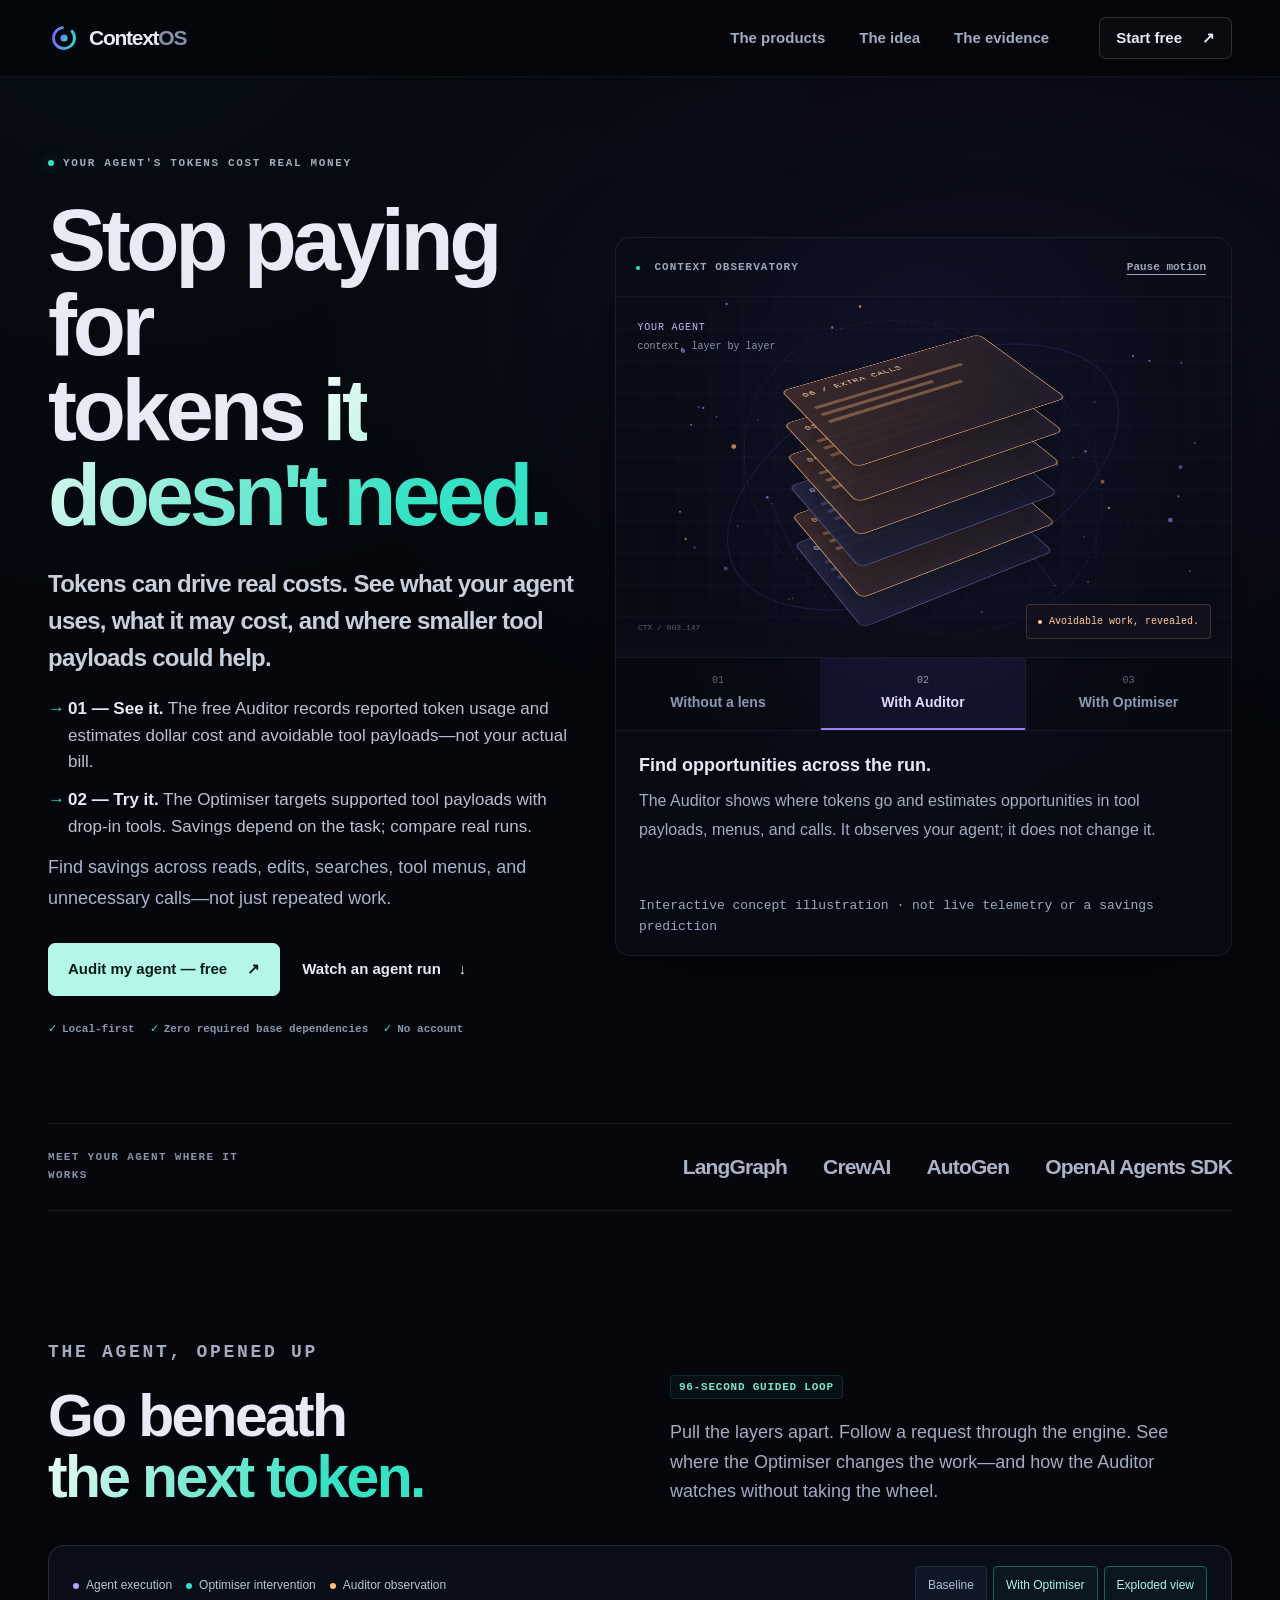
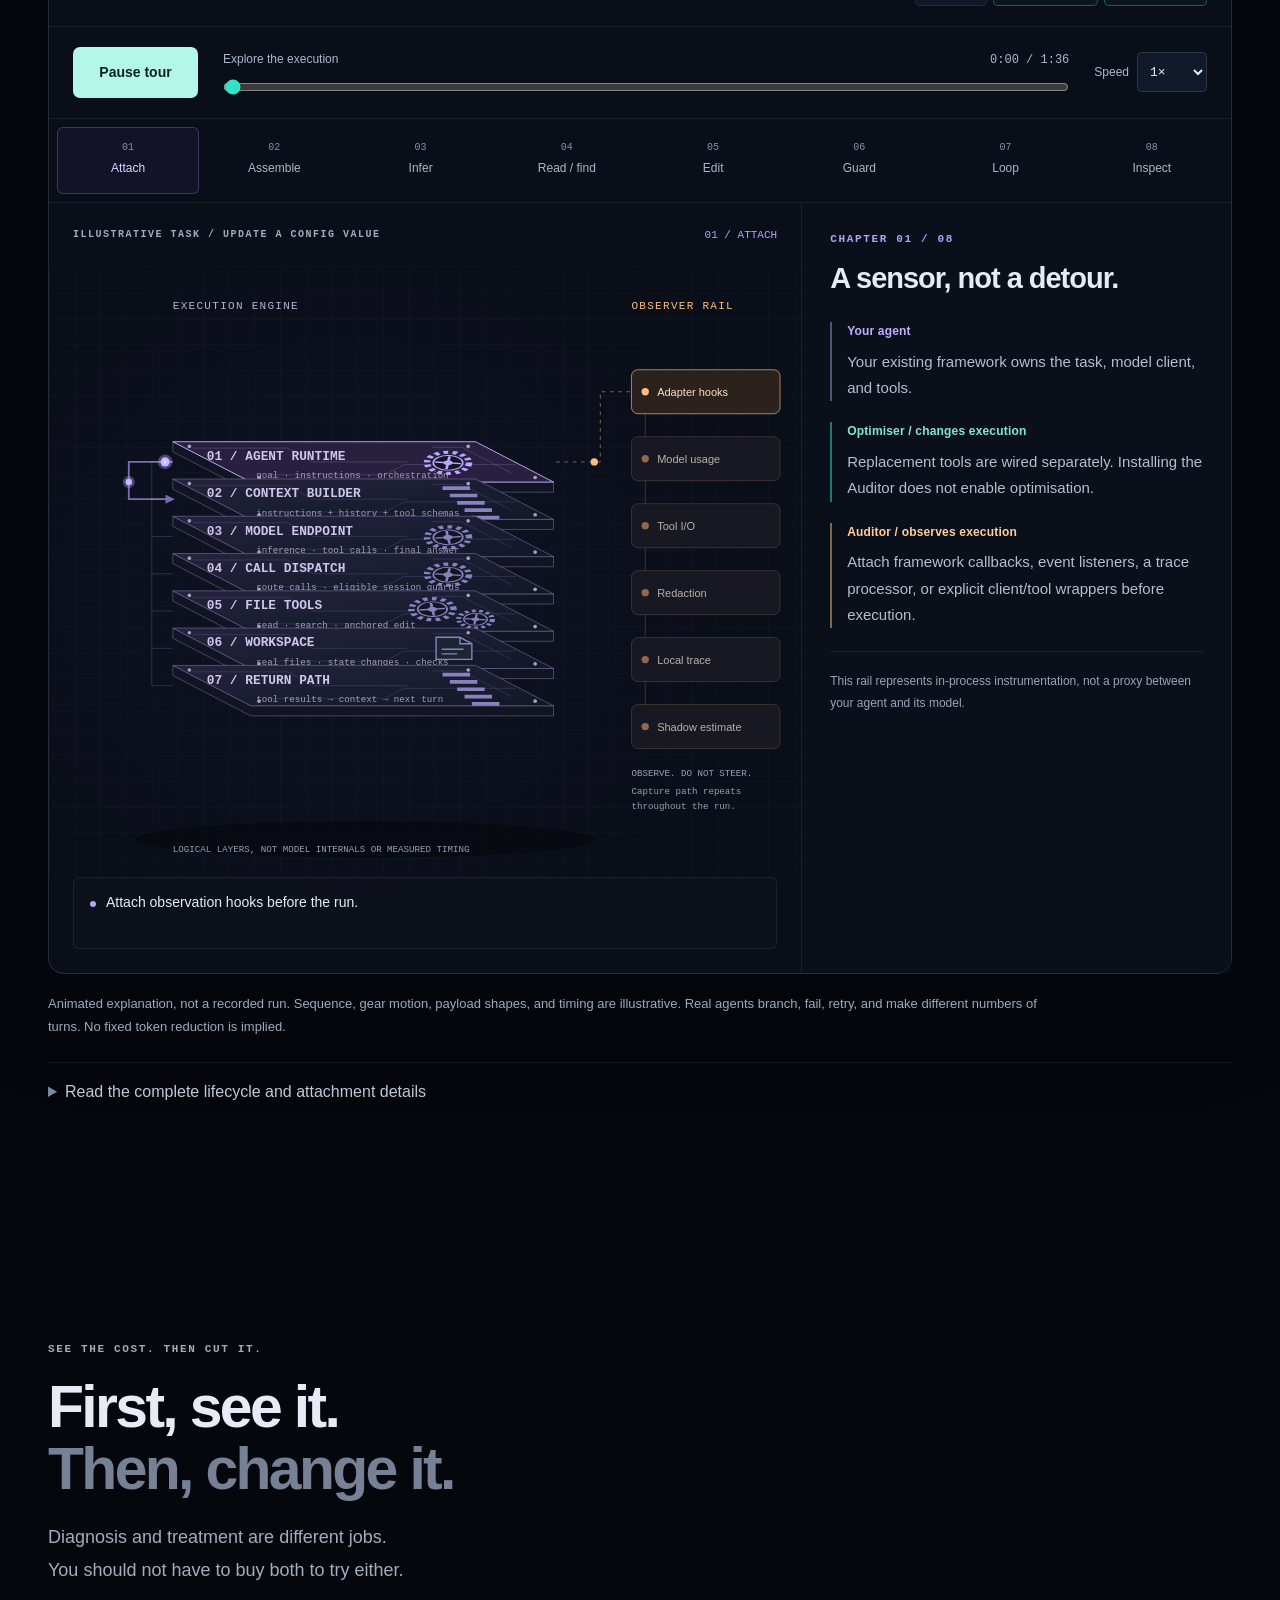
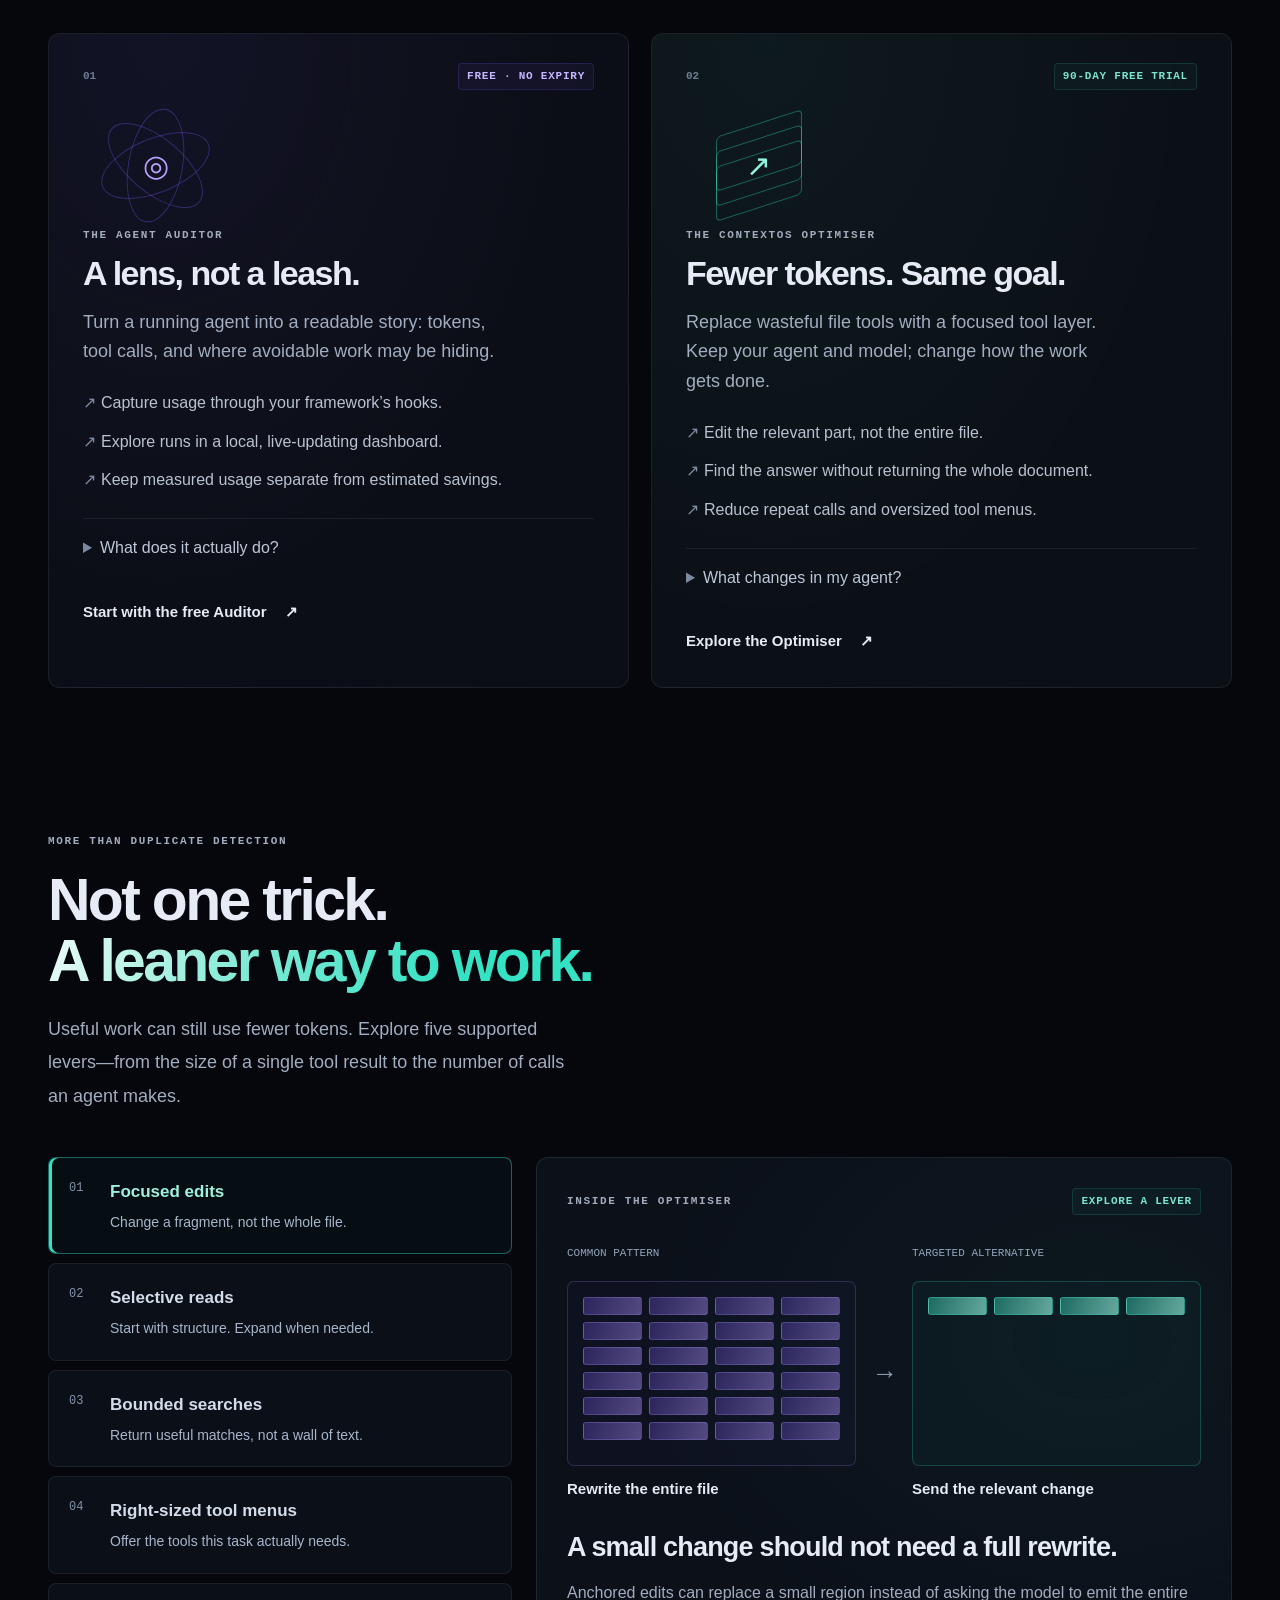
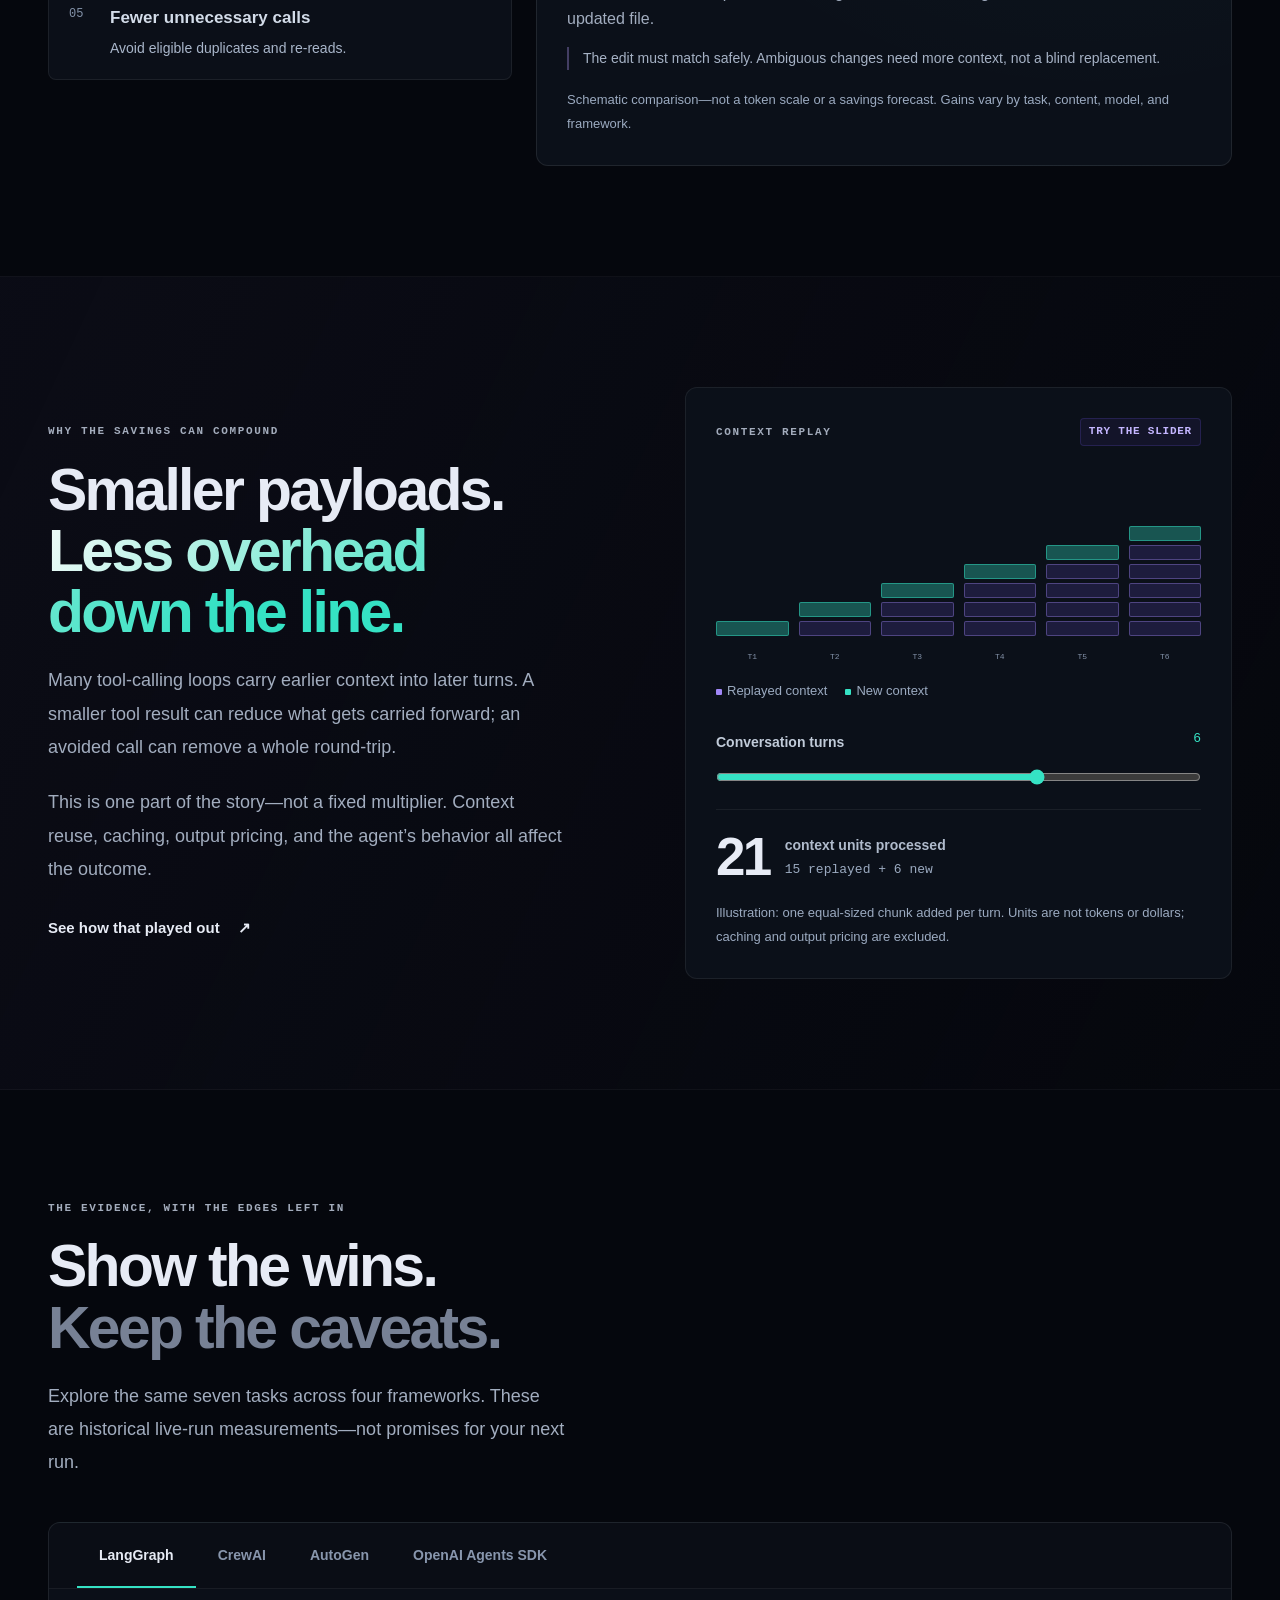
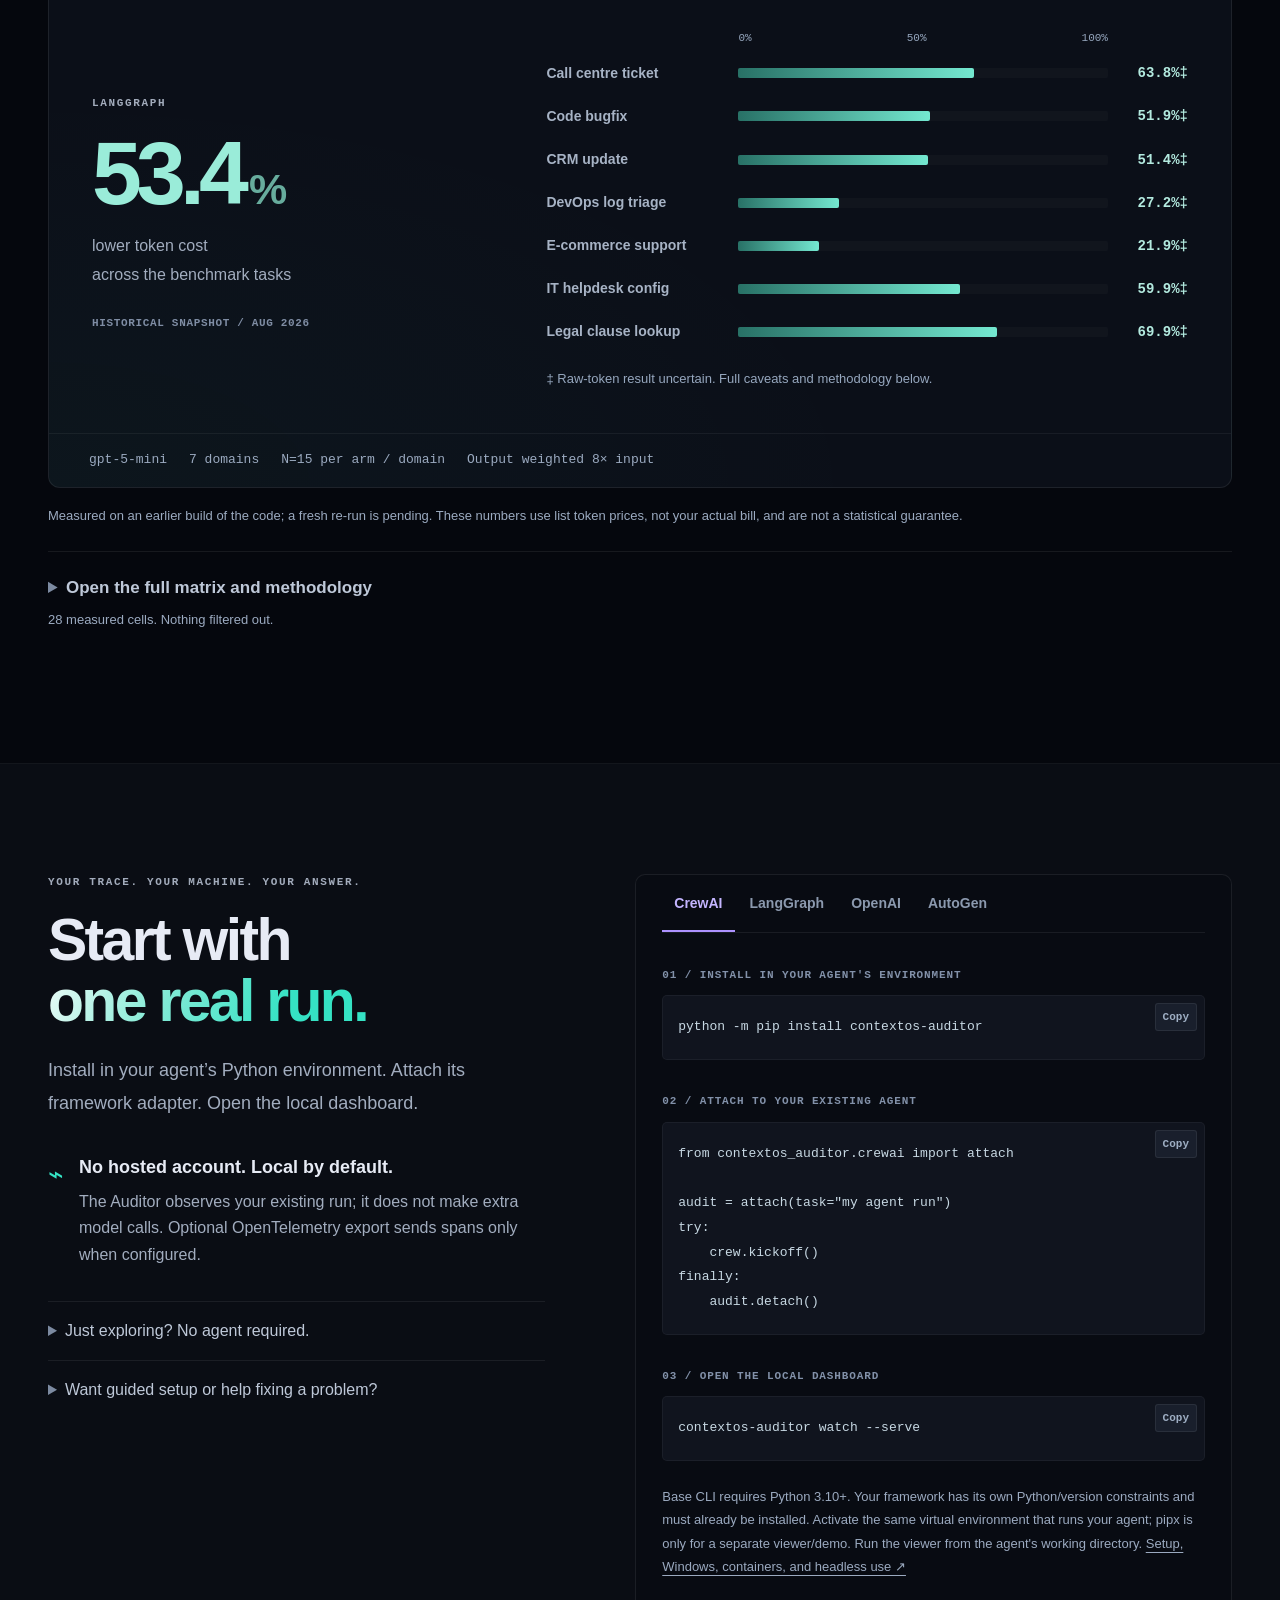
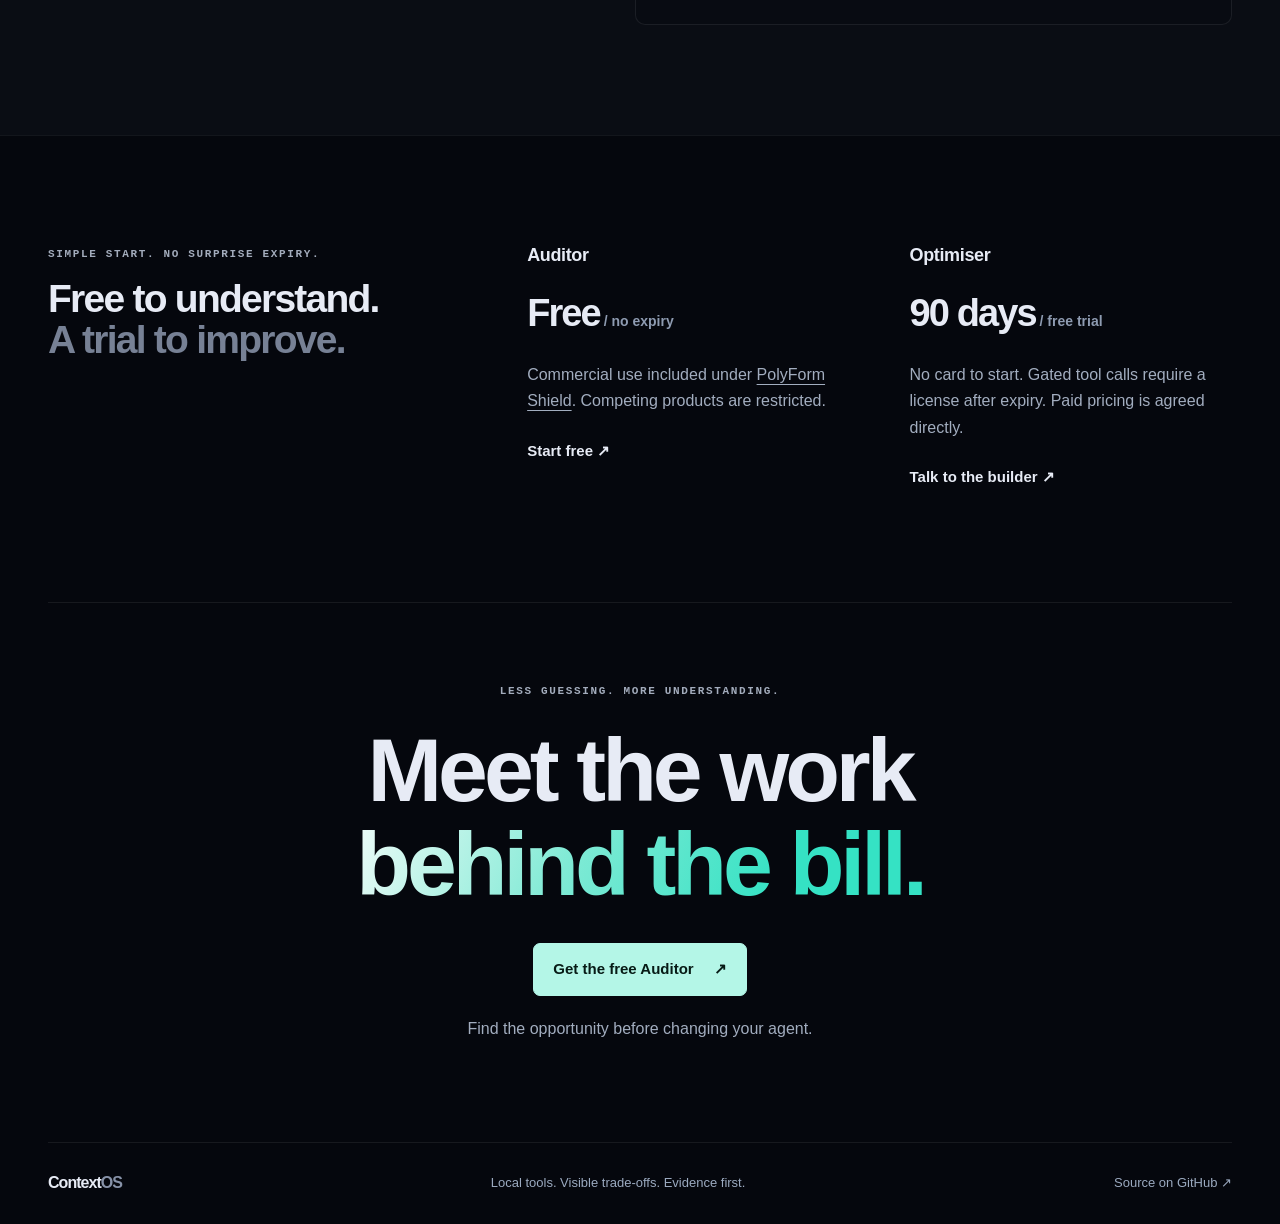
<file: site/index.html>
<!DOCTYPE html>
<html lang="en">
<head>
  <meta charset="UTF-8" />
  <meta name="viewport" content="width=device-width, initial-scale=1.0" />
  <title>ContextOS — See what your AI agent's tokens actually cost</title>
  <meta name="description" content="Understand your AI agent's token spend. The free, local-first Auditor records reported usage and estimates cost and avoidable tool payloads. Explore supported optimisations." />
  <meta name="theme-color" content="#05070d" />
  <link rel="canonical" href="https://contextos-ai.pages.dev/" />
  <link rel="icon" href="assets/favicon.svg" type="image/svg+xml" />
  <link rel="apple-touch-icon" href="assets/apple-touch-icon.png" />
  <meta property="og:type" content="website" />
  <meta property="og:site_name" content="ContextOS" />
  <meta property="og:url" content="https://contextos-ai.pages.dev/" />
  <meta property="og:title" content="Stop paying for tokens your agent doesn't need." />
  <meta property="og:description" content="See reported token usage, estimated dollar cost, and potential tool-payload savings with the free Auditor. Estimates are not your bill or guaranteed savings." />
  <meta property="og:image" content="https://contextos-ai.pages.dev/assets/og.png" />
  <meta property="og:image:alt" content="ContextOS — reported token usage, estimated dollar cost, local-first auditing" />
  <meta name="twitter:card" content="summary_large_image" />
  <meta name="twitter:title" content="Stop paying for tokens your agent doesn't need." />
  <meta name="twitter:description" content="See reported token usage and estimated dollar cost for free. Find potential savings before changing your agent; not an invoice or savings guarantee." />
  <meta name="twitter:image" content="https://contextos-ai.pages.dev/assets/og.png" />
  <link rel="stylesheet" href="styles.css" />
  <link rel="stylesheet" href="lifecycle.css" />
  <script src="script.js" defer></script>
  <script src="lifecycle.js" defer></script>
</head>
<body>
  <a class="skip-link" href="#main">Skip to content</a>
  <nav class="top" aria-label="Main navigation">
    <div class="wrap nav-inner">
      <a class="brand" href="#top" aria-label="ContextOS home"><img src="assets/favicon.svg" width="32" height="32" alt="" />Context<span>OS</span></a>
      <div class="nav-links"><a href="#products">The products</a><a href="#levers">The idea</a><a href="#results">The evidence</a></div>
      <a class="btn small" href="#quickstart">Start free <span aria-hidden="true">↗</span></a>
    </div>
  </nav>

  <main id="main">
    <header class="hero wrap" id="top">
      <div class="hero-copy">
        <p class="eyebrow"><span class="status-dot"></span> YOUR AGENT'S TOKENS COST REAL MONEY</p>
        <h1>Stop paying for <br />tokens <span class="gradient">it doesn't need.</span></h1>
        <p class="hero-description">Tokens can drive real costs. See what your agent uses, what it may cost, and where smaller tool payloads could help.</p>
        <ol class="hero-steps">
          <li><b>01 — See it.</b> The free Auditor records reported token usage and estimates dollar cost and avoidable tool payloads—not your actual bill.</li>
          <li><b>02 — Try it.</b> The Optimiser targets supported tool payloads with drop-in tools. Savings depend on the task; compare real runs.</li>
        </ol>
        <p class="hero-detail">Find savings across reads, edits, searches, tool menus, and unnecessary calls—not just repeated work.</p>
        <div class="actions"><a class="btn primary" href="#quickstart">Audit my agent — free <span aria-hidden="true">↗</span></a><a class="text-link" href="#lifecycle">Watch an agent run <span aria-hidden="true">↓</span></a></div>
        <div class="trust-line"><span>Local-first</span><span>Zero required base dependencies</span><span>No account</span></div>
      </div>

      <div class="observatory" id="observatory" data-stage="audit">
        <div class="scene-header"><span><span class="status-dot"></span> CONTEXT OBSERVATORY</span><button id="motionToggle" class="quiet-button" type="button" aria-pressed="false">Pause motion</button></div>
        <div class="scene" id="contextScene">
          <canvas id="contextField" aria-hidden="true"></canvas>
          <div class="orbital-ring ring-one" aria-hidden="true"></div><div class="orbital-ring ring-two" aria-hidden="true"></div>
          <div class="context-stack" aria-hidden="true">
            <div class="context-layer layer-1"><span>01 / INSTRUCTIONS</span><i></i><i></i><i></i></div>
            <div class="context-layer layer-2"><span>02 / TOOL SCHEMAS</span><i></i><i></i><i></i></div>
            <div class="context-layer layer-3"><span>03 / CONVERSATION</span><i></i><i></i><i></i></div>
            <div class="context-layer layer-4"><span>04 / READS + SEARCHES</span><i></i><i></i><i></i></div>
            <div class="context-layer layer-5"><span>05 / EDIT PAYLOADS</span><i></i><i></i><i></i></div>
            <div class="context-layer layer-6"><span>06 / EXTRA CALLS</span><i></i><i></i><i></i></div>
          </div>
          <div class="scene-label label-input">YOUR AGENT <span>context, layer by layer</span></div>
          <div class="scene-label label-finding"><span class="finding-dot"></span><b id="sceneFinding">Avoidable work, revealed.</b></div>
          <span class="scene-coordinate" aria-hidden="true">CTX / 003.147</span>
        </div>
        <div class="stage-controls" role="group" aria-label="Explore the context lifecycle">
          <button type="button" data-stage="baseline" aria-pressed="false"><span>01</span>Without a lens</button>
          <button type="button" data-stage="audit" aria-pressed="true"><span>02</span>With Auditor</button>
          <button type="button" data-stage="optimise" aria-pressed="false"><span>03</span>With Optimiser</button>
        </div>
        <div class="scene-description" aria-live="polite"><strong id="sceneTitle">Find opportunities across the run.</strong><p id="sceneCopy">The Auditor shows where tokens go and estimates opportunities in tool payloads, menus, and calls. It observes your agent; it does not change it.</p></div>
        <p class="visual-disclaimer">Interactive concept illustration · not live telemetry or a savings prediction</p>
      </div>
    </header>

    <div class="framework-ribbon wrap"><span>MEET YOUR AGENT WHERE IT WORKS</span><div><b>LangGraph</b><b>CrewAI</b><b>AutoGen</b><b>OpenAI Agents SDK</b></div></div>

    <section class="section wrap lifecycle-section" id="lifecycle" aria-labelledby="lifecycleHeading" data-chapter-seconds="12">
      <div class="lifecycle-heading">
        <div class="section-heading"><p class="eyebrow">THE AGENT, OPENED UP</p><h2 id="lifecycleHeading">Go beneath<br /><span class="gradient">the next token.</span></h2></div>
        <div><span class="badge teal">96-SECOND GUIDED LOOP</span><p>Pull the layers apart. Follow a request through the engine. See where the Optimiser changes the work—and how the Auditor watches without taking the wheel.</p></div>
      </div>
      <div class="lifecycle-player" id="lifecyclePlayer" data-mode="optimised">
        <div class="lifecycle-topbar">
          <div class="lifecycle-legend"><span>Agent execution</span><span>Optimiser intervention</span><span>Auditor observation</span></div>
          <div class="lifecycle-options" hidden>
            <div role="group" aria-label="Compare lifecycle tool configurations"><button type="button" data-life-mode="baseline" aria-pressed="false">Baseline</button><button type="button" data-life-mode="optimised" aria-pressed="true">With Optimiser</button></div>
            <button type="button" id="lifecycleExplode" aria-pressed="true" aria-controls="lifecycleEngine">Exploded view</button>
          </div>
        </div>
        <div class="lifecycle-transport" hidden>
          <button class="btn" type="button" id="lifecyclePlay" aria-controls="lifecycleEngine">Play tour</button>
          <div class="lifecycle-scrubber"><label for="lifecycleSeek">Explore the execution <span id="lifecycleTime">0:00 / 1:36</span></label><input type="range" id="lifecycleSeek" min="0" max="96" step=".1" value="0" /></div>
          <label class="lifecycle-speed" for="lifecycleSpeed">Speed<select id="lifecycleSpeed"><option value="0.5">0.5×</option><option value="1" selected>1×</option><option value="1.5">1.5×</option><option value="2">2×</option></select></label>
        </div>
        <div class="lifecycle-chapters" role="group" aria-label="Jump to a lifecycle chapter" hidden>
          <button type="button" data-life-jump="0" aria-pressed="true" aria-controls="lifecycleDetail"><span>01</span>Attach</button>
          <button type="button" data-life-jump="1" aria-pressed="false" aria-controls="lifecycleDetail"><span>02</span>Assemble</button>
          <button type="button" data-life-jump="2" aria-pressed="false" aria-controls="lifecycleDetail"><span>03</span>Infer</button>
          <button type="button" data-life-jump="3" aria-pressed="false" aria-controls="lifecycleDetail"><span>04</span>Read / find</button>
          <button type="button" data-life-jump="4" aria-pressed="false" aria-controls="lifecycleDetail"><span>05</span>Edit</button>
          <button type="button" data-life-jump="5" aria-pressed="false" aria-controls="lifecycleDetail"><span>06</span>Guard</button>
          <button type="button" data-life-jump="6" aria-pressed="false" aria-controls="lifecycleDetail"><span>07</span>Loop</button>
          <button type="button" data-life-jump="7" aria-pressed="false" aria-controls="lifecycleDetail"><span>08</span>Inspect</button>
        </div>
        <div class="lifecycle-body">
          <div class="lifecycle-machine">
            <div class="lifecycle-scene-heading"><span class="eyebrow">ILLUSTRATIVE TASK / UPDATE A CONFIG VALUE</span><span id="lifecycleSceneLabel">01 / ATTACH</span></div>
            <div class="lifecycle-viewport" tabindex="0" role="region" aria-label="Exploded agent diagram. Scroll horizontally on small screens; descriptions follow.">
              <svg id="lifecycleEngine" viewBox="0 0 820 665" aria-hidden="true" focusable="false">
                <defs>
                  <pattern id="lifeGrid" width="28" height="28" patternUnits="userSpaceOnUse"><path d="M28 0H0V28" fill="none" stroke="#8792a8" stroke-opacity=".08" /></pattern>
                  <linearGradient id="lifeSurface" x2="1" y2="1"><stop stop-color="#25233e" /><stop offset="1" stop-color="#101827" /></linearGradient>
                  <g id="lifeBoard">
                    <path class="life-board-side" d="M0 0L85 44H415V55H85L0 11Z" />
                    <path class="life-board-face" d="M0 0H330L415 44H85Z" />
                    <path class="life-board-circuit" d="M22 7H125L153 22H256M104 36H231L252 25H374M283 6H315L369 34" />
                    <g class="life-bolts"><circle cx="18" cy="5" r="2" /><circle cx="322" cy="5" r="2" /><circle cx="94" cy="39" r="2" /><circle cx="395" cy="39" r="2" /></g>
                  </g>
                  <g id="lifeGear"><circle r="23" fill="none" stroke="currentColor" stroke-width="7" stroke-dasharray="5 5" /><circle r="16" fill="#101622" stroke="currentColor" stroke-width="2" /><path d="M-14 0H14M0-14V14" stroke="currentColor" stroke-width="3" /><circle r="5" fill="currentColor" /></g>
                  <marker id="lifeArrow" viewBox="0 0 10 10" refX="8" refY="5" markerWidth="5" markerHeight="5" orient="auto-start-reverse"><path d="M0 0L10 5L0 10Z" fill="#ab99ff" /></marker>
                </defs>
                <rect width="820" height="665" fill="url(#lifeGrid)" />
                <ellipse cx="345" cy="624" rx="250" ry="20" fill="#000" opacity=".35" />
                <text x="135" y="46" class="life-diagram-label">EXECUTION ENGINE</text>
                <text x="635" y="46" class="life-diagram-label life-audit-ink">OBSERVER RAIL</text>
                <path id="lifecycleSpine" class="life-spine" d="M112 112V562" />
                <g id="lifecyclePorts" class="life-spine"></g>
                <path id="lifecycleFlow" class="life-flow" marker-end="url(#lifeArrow)" d="M135 112H87V187H135" />
                <g class="life-layer" data-life-layer="runtime" style="transform:translate(135px,90px)">
                  <use href="#lifeBoard" /><text x="37" y="20" class="life-layer-name">01 / AGENT RUNTIME</text><text x="91" y="40" class="life-layer-note">goal · instructions · orchestration</text>
                  <g transform="translate(300 23) scale(1 .5)"><g data-life-rotor><use href="#lifeGear" /></g></g>
                </g>
                <g class="life-layer" data-life-layer="context" style="transform:translate(135px,165px)">
                  <use href="#lifeBoard" /><text x="37" y="20" class="life-layer-name">02 / CONTEXT BUILDER</text><text x="91" y="40" class="life-layer-note">instructions + history + tool schemas</text>
                  <g class="life-payload" transform="translate(294 10)"><path d="M0 0H30M8 8H38M16 16H46" /><path class="life-extra-payload" d="M24 24H54M32 32H62" /></g>
                </g>
                <g class="life-layer" data-life-layer="model" style="transform:translate(135px,240px)">
                  <use href="#lifeBoard" /><text x="37" y="20" class="life-layer-name">03 / MODEL ENDPOINT</text><text x="91" y="40" class="life-layer-note">inference · tool calls · final answer</text>
                  <g transform="translate(300 23) scale(1 .5)"><g data-life-rotor><use href="#lifeGear" /></g></g>
                </g>
                <g class="life-layer" data-life-layer="dispatch" style="transform:translate(135px,315px)">
                  <use href="#lifeBoard" /><text x="37" y="20" class="life-layer-name">04 / CALL DISPATCH</text><text x="91" y="40" class="life-layer-note">route calls · eligible session guards</text>
                  <g transform="translate(300 23) scale(1 .5)"><g data-life-rotor><use href="#lifeGear" /></g></g>
                </g>
                <g class="life-layer" data-life-layer="tools" style="transform:translate(135px,390px)">
                  <use href="#lifeBoard" /><text x="37" y="20" class="life-layer-name">05 / FILE TOOLS</text><text x="91" y="40" class="life-layer-note">read · search · anchored edit</text>
                  <g transform="translate(283 20) scale(1 .5)"><g data-life-rotor><use href="#lifeGear" /></g></g>
                  <g transform="translate(330 31) scale(.8 .4)"><g data-life-rotor><use href="#lifeGear" /></g></g>
                </g>
                <g class="life-layer" data-life-layer="workspace" style="transform:translate(135px,465px)">
                  <use href="#lifeBoard" /><text x="37" y="20" class="life-layer-name">06 / WORKSPACE</text><text x="91" y="40" class="life-layer-note">real files · state changes · checks</text>
                  <path class="life-file" d="M287 10H313L326 17V34H287ZM313 10V17H326M293 23H317M293 28H310" />
                </g>
                <g class="life-layer" data-life-layer="feedback" style="transform:translate(135px,540px)">
                  <use href="#lifeBoard" /><text x="37" y="20" class="life-layer-name">07 / RETURN PATH</text><text x="91" y="40" class="life-layer-note">tool results → context → next turn</text>
                  <g class="life-payload" transform="translate(294 10)"><path d="M0 0H30M8 8H38M16 16H46" /><path class="life-extra-payload" d="M24 24H54M32 32H62" /></g>
                </g>
                <path class="life-audit-bus" d="M650 142V508" />
                <path id="lifecycleTap" class="life-audit-tap" d="M553 112H601V137H635" />
                <g class="life-audit-node" data-life-observer="0" transform="translate(635 112)"><rect width="162" height="48" rx="7" /><circle cx="15" cy="24" r="4" /><text x="28" y="29">Adapter hooks</text></g>
                <g class="life-audit-node" data-life-observer="1" transform="translate(635 185)"><rect width="162" height="48" rx="7" /><circle cx="15" cy="24" r="4" /><text x="28" y="29">Model usage</text></g>
                <g class="life-audit-node" data-life-observer="2" transform="translate(635 258)"><rect width="162" height="48" rx="7" /><circle cx="15" cy="24" r="4" /><text x="28" y="29">Tool I/O</text></g>
                <g class="life-audit-node" data-life-observer="3" transform="translate(635 331)"><rect width="162" height="48" rx="7" /><circle cx="15" cy="24" r="4" /><text x="28" y="29">Redaction</text></g>
                <g class="life-audit-node" data-life-observer="4" transform="translate(635 404)"><rect width="162" height="48" rx="7" /><circle cx="15" cy="24" r="4" /><text x="28" y="29">Local trace</text></g>
                <g class="life-audit-node" data-life-observer="5" transform="translate(635 477)"><rect width="162" height="48" rx="7" /><circle cx="15" cy="24" r="4" /><text x="28" y="29">Shadow estimate</text></g>
                <text x="635" y="555" class="life-diagram-note">OBSERVE. DO NOT STEER.</text>
                <text x="635" y="574" class="life-diagram-note">Capture path repeats</text><text x="635" y="591" class="life-diagram-note">throughout the run.</text>
                <circle class="life-packet" r="5" /><circle class="life-packet" r="3.5" /><circle id="lifecycleAuditPacket" r="4" />
                <text x="135" y="638" class="life-diagram-note">LOGICAL LAYERS, NOT MODEL INTERNALS OR MEASURED TIMING</text>
              </svg>
            </div>
            <p class="lifecycle-scroll-hint">Scroll the diagram sideways to inspect every layer.</p>
            <div class="lifecycle-beat"><span class="status-dot"></span><span id="lifecycleBeat">Attach observation hooks before the run.</span></div>
          </div>
          <div class="lifecycle-inspector" id="lifecycleDetail">
            <p class="eyebrow" id="lifecycleChapterCount">CHAPTER 01 / 08</p>
            <h3 id="lifecycleTitle">A sensor, not a detour.</h3>
            <div class="lifecycle-role role-agent"><h4>Your agent</h4><p id="lifecycleAgent">Your existing framework owns the task, model client, and tools.</p></div>
            <div class="lifecycle-role role-optimiser"><h4 id="lifecycleOptimiserLabel">Optimiser / changes execution</h4><p id="lifecycleOptimiser">Replacement tools are wired separately. Installing the Auditor does not enable optimisation.</p></div>
            <div class="lifecycle-role role-auditor"><h4>Auditor / observes execution</h4><p id="lifecycleAuditor">Attach framework callbacks, event listeners, a trace processor, or explicit client/tool wrappers before execution.</p></div>
            <p class="lifecycle-boundary" id="lifecycleBoundary">This rail represents in-process instrumentation, not a proxy between your agent and its model.</p>
          </div>
        </div>
      </div>
      <p class="fine-print lifecycle-disclaimer">Animated explanation, not a recorded run. Sequence, gear motion, payload shapes, and timing are illustrative. Real agents branch, fail, retry, and make different numbers of turns. No fixed token reduction is implied.</p>
      <p id="lifecycleAnnouncement" class="lifecycle-sr-only" role="status"></p>
      <details class="lifecycle-transcript">
        <summary>Read the complete lifecycle and attachment details</summary>
        <div class="lifecycle-attachment-grid">
          <div><h4>LangGraph / LangChain</h4><p>Pass <code>AuditorCallback</code> through the invocation's <code>config["callbacks"]</code>. Finish the handler when the run ends.</p></div>
          <div><h4>CrewAI</h4><p><code>attach()</code> subscribes to the framework's event bus. Detach after execution.</p></div>
          <div><h4>OpenAI Agents SDK</h4><p><code>attach()</code> registers a tracing processor for supported model and tool spans. Tracing must be enabled; detach after execution.</p></div>
          <div><h4>AutoGen</h4><p>Use <code>wrap_client()</code> for model usage and <code>audit_tool()</code> for tool I/O. Client wrapping alone cannot see tool execution. Finish the session after the run.</p></div>
        </div>
        <a class="text-link" href="#quickstart">See the framework integration snippets <span aria-hidden="true">↗</span></a>
        <ol class="lifecycle-transcript-list">
          <li data-life-chapter data-layers="runtime" data-opt-layers="" data-route="0,1" data-observer="0" data-tap="0">
            <h4>A sensor, not a detour.</h4>
            <p data-life-agent>Your existing framework owns the task, model client, and tools.</p>
            <p data-life-optimiser>Replacement tools are wired separately. Installing the Auditor does not enable optimisation.</p>
            <p data-life-baseline>Original tools stay in place. The Auditor can observe this baseline without the Optimiser.</p>
            <p data-life-auditor>Attach framework callbacks, event listeners, a trace processor, or explicit client/tool wrappers before execution.</p>
            <p data-life-boundary>This rail represents in-process instrumentation, not a proxy between your agent and its model.</p>
            <ol data-life-beats><li>Attach observation hooks before the run.</li><li>Connect model and tool observations to one audit session.</li><li>Keep the model endpoint and task under your framework's control.</li></ol>
          </li>
          <li data-life-chapter data-layers="runtime context" data-opt-layers="context" data-route="0,1,2" data-observer="0" data-tap="1">
            <h4>A smaller menu. The same objective.</h4>
            <p data-life-agent>The framework assembles instructions, conversation history, and tool schemas into a model request.</p>
            <p data-life-optimiser>A configured tool profile offers task-relevant tools with concise descriptions. Instructions and history are not rewritten.</p>
            <p data-life-baseline>The original tool list and descriptions travel with the request, whether or not every tool is needed.</p>
            <p data-life-auditor>The audit session is ready for exposed events. It does not prune the request or decide which tools the model sees.</p>
            <p data-life-boundary>Tool profiles require configuration; the Optimiser does not automatically discover the perfect tool set.</p>
            <ol data-life-beats><li>Keep the goal and instructions intact.</li><li>Offer a configured tool menu suited to the task.</li><li>Send the request to the existing model endpoint.</li></ol>
          </li>
          <li data-life-chapter data-layers="model dispatch" data-opt-layers="" data-route="2,3" data-observer="1" data-tap="2">
            <h4>The model still does the thinking.</h4>
            <p data-life-agent>The model generates a response. It may request a tool, answer directly, or need another turn.</p>
            <p data-life-optimiser>No intervention inside inference. Savings come from supported tool surfaces, not changing model weights or reading hidden reasoning.</p>
            <p data-life-baseline>Inference uses the same model endpoint. Its response and usage depend on the request and workload.</p>
            <p data-life-auditor>On exposed model-completion events, the adapter normalizes provider-reported input and output usage into the session.</p>
            <p data-life-boundary>Usage visibility depends on the SDK and provider. Missing usage is not proof that a model call was free.</p>
            <ol data-life-beats><li>The model receives the assembled context.</li><li>A response can contain a tool call or a final answer.</li><li>The adapter records usage exposed by the integration.</li></ol>
          </li>
          <li data-life-chapter data-layers="dispatch tools workspace" data-opt-layers="tools" data-route="3,4,5,4" data-observer="2" data-tap="4">
            <h4>Find the useful part first.</h4>
            <p data-life-agent>A tool call looks for the configuration value. The result becomes evidence for the next decision.</p>
            <p data-life-optimiser>Supported reads return useful structure; grouped, bounded searches return focused matches. Full reads remain available when needed.</p>
            <p data-life-baseline>Broad reads and unbounded search output can return much more text than the next decision needs.</p>
            <p data-life-auditor>Tool hooks capture the exposed name, arguments, and result. These observations support the local trace and supported shadow estimates.</p>
            <p data-life-boundary>A bounded search is not complete coverage. Unsupported formats or missing context may need a fuller read.</p>
            <ol data-life-beats><li>Dispatch the requested read or search.</li><li>Return useful structure or a bounded set of matches.</li><li>Observe tool I/O without replacing the result.</li></ol>
          </li>
          <li data-life-chapter data-layers="tools workspace" data-opt-layers="tools" data-route="4,5,4" data-observer="2" data-tap="4">
            <h4>Change a fragment, not a file.</h4>
            <p data-life-agent>The agent wants to change a config value, such as a timeout from 30 to 45.</p>
            <p data-life-optimiser>An anchored edit replaces the exact matching region under a file lock and returns a short change confirmation.</p>
            <p data-life-baseline>A full-file write asks the model to reproduce unchanged content alongside the actual modification.</p>
            <p data-life-auditor>The adapter records exposed edit arguments and results. It observes the operation; it does not perform or approve the write.</p>
            <p data-life-boundary>Ambiguous anchors must be resolved, not guessed. Application-level correctness still needs validation.</p>
            <ol data-life-beats><li>Describe the relevant old and new text.</li><li>Match safely, then apply the scoped change.</li><li>Return a concise confirmation and observe the tool result.</li></ol>
          </li>
          <li data-life-chapter data-layers="dispatch tools feedback" data-opt-layers="dispatch tools" data-route="3,4,6" data-observer="3" data-tap="4">
            <h4>Do not execute known work blindly.</h4>
            <p data-life-agent>A later call may repeat a read or ask to confirm an already confirmed write.</p>
            <p data-life-optimiser>When session guards are configured and the call is eligible, return a compact duplicate or post-write confirmation instead of repeating the underlying operation.</p>
            <p data-life-baseline>The original tool can perform the read again and return its payload, even when recent work already answered it.</p>
            <p data-life-auditor>Captured text passes through default secret-pattern redaction before persistence. The agent's actual tool result is not redacted by this capture path.</p>
            <p data-life-boundary>Guards have state and eligibility limits. Suppressing tool execution does not erase the model turn that requested it. Redaction is not a guarantee that all secrets are removed.</p>
            <ol data-life-beats><li>Check whether a repeated operation is eligible for a guard.</li><li>Return a compact confirmation or execute when fresh work is needed.</li><li>Redact captured text, not the agent's working result.</li></ol>
          </li>
          <li data-life-chapter data-layers="feedback context model" data-opt-layers="feedback" data-route="6,1,2" data-observer="4" data-tap="6">
            <h4>A leaner result travels forward.</h4>
            <p data-life-agent>Tool results return to the conversation. The framework can call the model again with prior context.</p>
            <p data-life-optimiser>Smaller tool payloads can reduce context carried into later requests. This is not automatic conversation compression.</p>
            <p data-life-baseline>Large results can travel through later turns, adding replay overhead even when no tool call is duplicated.</p>
            <p data-life-auditor>Normalized observations are appended to local events.jsonl; session metadata makes the run discoverable by the local dashboard.</p>
            <p data-life-boundary>Context retention, caching, output prices, and later agent choices affect the outcome. There is no fixed savings multiplier.</p>
            <ol data-life-beats><li>Append the tool result to the conversation.</li><li>Prepare another model request if the task needs one.</li><li>Persist observations locally as execution continues.</li></ol>
          </li>
          <li data-life-chapter data-layers="runtime feedback" data-opt-layers="" data-route="6,0" data-observer="5" data-tap="6">
            <h4>Inspect the run. Separate fact from estimate.</h4>
            <p data-life-agent>The run finishes or fails. Your application must judge whether the requested outcome is actually correct.</p>
            <p data-life-optimiser>Judge the changed tool behavior with real task checks and comparable runs—not with the animation's smaller shapes.</p>
            <p data-life-baseline>A baseline trace can reveal candidate savings before you replace tools or change the workflow.</p>
            <p data-life-auditor>Finish or detach to flush remaining observations. The local report shows captured usage and tool activity separately from shadow estimates of supported savings opportunities.</p>
            <p data-life-boundary>Shadow analysis does not rerun the agent or make extra model calls. It is not a measured Optimiser outcome or a promised bill reduction.</p>
            <ol data-life-beats><li>Finish the session and flush trailing tool observations.</li><li>Inspect usage, tool activity, and available local estimates.</li><li>Validate the task outcome and measure changes on your workload.</li></ol>
          </li>
        </ol>
      </details>
    </section>

    <section class="section wrap" id="products">
      <div class="section-heading"><p class="eyebrow">SEE THE COST. THEN CUT IT.</p><h2>First, see it.<br /><span class="muted">Then, change it.</span></h2><p>Diagnosis and treatment are different jobs.<br />You should not have to buy both to try either.</p></div>
      <div class="product-grid">
        <article class="product-card auditor-card">
          <div class="card-topline"><span class="product-number">01</span><span class="badge">FREE · NO EXPIRY</span></div>
          <div class="product-symbol audit-symbol" aria-hidden="true"><i></i><i></i><i></i><span>◎</span></div>
          <p class="eyebrow">THE AGENT AUDITOR</p><h3>A lens, not a leash.</h3>
          <p>Turn a running agent into a readable story: tokens, tool calls, and where avoidable work may be hiding.</p>
          <ul class="feature-list"><li>Capture usage through your framework’s hooks.</li><li>Explore runs in a local, live-updating dashboard.</li><li>Keep measured usage separate from estimated savings.</li></ul>
          <details><summary>What does it actually do?</summary><p>Attach the adapter to your existing agent, run it, then inspect the trace. The Auditor records observations and estimates what supported tool changes might save. It does not rewrite your prompts, choose a model, or prove a future bill reduction.</p><p>Captures stay local by default. Optional OpenTelemetry export sends spans to an endpoint you configure; your agent's own network calls are separate. Secret-pattern redaction is enabled by default, but it is not a guarantee that all sensitive content is removed.</p></details>
          <a class="text-link" href="#quickstart">Start with the free Auditor <span aria-hidden="true">↗</span></a>
        </article>
        <article class="product-card optimiser-card">
          <div class="card-topline"><span class="product-number">02</span><span class="badge teal">90-DAY FREE TRIAL</span></div>
          <div class="product-symbol optimise-symbol" aria-hidden="true"><i></i><i></i><i></i><span>↗</span></div>
          <p class="eyebrow">THE CONTEXTOS OPTIMISER</p><h3>Fewer tokens. Same goal.</h3>
          <p>Replace wasteful file tools with a focused tool layer. Keep your agent and model; change how the work gets done.</p>
          <ul class="feature-list"><li>Edit the relevant part, not the entire file.</li><li>Find the answer without returning the whole document.</li><li>Reduce repeat calls and oversized tool menus.</li></ul>
          <details><summary>What changes in my agent?</summary><p>You wire replacement tools into your existing tool list. The Optimiser changes tool behavior and output, not the model endpoint. Validate task quality and savings on your own workloads; not every task or framework benefits equally.</p><p>After the 90-day trial, gated tool calls require a license. Imports and ungated functionality remain available. Nothing deletes or uploads your files.</p></details>
          <a class="text-link" href="#pricing">Explore the Optimiser <span aria-hidden="true">↗</span></a>
        </article>
      </div>
    </section>

    <section class="section wrap lever-section" id="levers">
      <div class="section-heading">
        <p class="eyebrow">MORE THAN DUPLICATE DETECTION</p>
        <h2>Not one trick.<br /><span class="gradient">A leaner way to work.</span></h2>
        <p>Useful work can still use fewer tokens. Explore five supported levers—from the size of a single tool result to the number of calls an agent makes.</p>
      </div>
      <div class="lever-explorer">
        <div class="lever-controls" role="group" aria-label="Explore token-saving mechanisms">
          <button type="button" data-lever="edits" aria-pressed="true" aria-controls="leverDiagram"><span>01</span><strong>Focused edits</strong><small>Change a fragment, not the whole file.</small></button>
          <button type="button" data-lever="reads" aria-pressed="false" aria-controls="leverDiagram"><span>02</span><strong>Selective reads</strong><small>Start with structure. Expand when needed.</small></button>
          <button type="button" data-lever="search" aria-pressed="false" aria-controls="leverDiagram"><span>03</span><strong>Bounded searches</strong><small>Return useful matches, not a wall of text.</small></button>
          <button type="button" data-lever="schemas" aria-pressed="false" aria-controls="leverDiagram"><span>04</span><strong>Right-sized tool menus</strong><small>Offer the tools this task actually needs.</small></button>
          <button type="button" data-lever="calls" aria-pressed="false" aria-controls="leverDiagram"><span>05</span><strong>Fewer unnecessary calls</strong><small>Avoid eligible duplicates and re-reads.</small></button>
        </div>
        <div class="lever-diagram" id="leverDiagram" data-lever="edits">
          <div class="card-topline"><span class="eyebrow">INSIDE THE OPTIMISER</span><span class="badge teal">EXPLORE A LEVER</span></div>
          <div class="payload-comparison" aria-hidden="true">
            <div class="payload-side"><span class="payload-label">COMMON PATTERN</span><div class="lever-payload" id="payloadBefore"></div><b id="payloadBeforeLabel">Rewrite the entire file</b></div>
            <div class="payload-arrow">→</div>
            <div class="payload-side"><span class="payload-label">TARGETED ALTERNATIVE</span><div class="lever-payload optimised" id="payloadAfter"></div><b id="payloadAfterLabel">Send the relevant change</b></div>
          </div>
          <div class="lever-explanation" aria-live="polite" aria-atomic="true"><h3 id="leverTitle">A small change should not need a full rewrite.</h3><p id="leverCopy">Anchored edits can replace a small region instead of asking the model to emit the entire updated file.</p><p class="lever-boundary" id="leverBoundary">The edit must match safely. Ambiguous changes need more context, not a blind replacement.</p></div>
          <p class="fine-print">Schematic comparison—not a token scale or a savings forecast. Gains vary by task, content, model, and framework.</p>
          <noscript><p>Focused edits replace a relevant region rather than rewriting the complete file. The other supported mechanisms are described in the controls beside this illustration.</p></noscript>
        </div>
      </div>
    </section>

    <section class="section replay-section" id="how">
      <div class="wrap replay-layout">
        <div class="section-heading"><p class="eyebrow">WHY THE SAVINGS CAN COMPOUND</p><h2>Smaller payloads.<br /><span class="gradient">Less overhead<br />down the line.</span></h2><p>Many tool-calling loops carry earlier context into later turns. A smaller tool result can reduce what gets carried forward; an avoided call can remove a whole round-trip.</p><p>This is one part of the story—not a fixed multiplier. Context reuse, caching, output pricing, and the agent’s behavior all affect the outcome.</p><a class="text-link" href="#results">See how that played out <span aria-hidden="true">↗</span></a></div>
        <div class="replay-card">
          <div class="card-topline"><span class="eyebrow">CONTEXT REPLAY</span><span class="badge">TRY THE SLIDER</span></div>
          <div class="replay-chart" id="replayChart" aria-hidden="true"></div>
          <div class="replay-legend"><span><i class="legend-dot violet"></i>Replayed context</span><span><i class="legend-dot mint"></i>New context</span></div>
          <label class="slider-label" for="turnSlider">Conversation turns <output id="turnCount" for="turnSlider">6</output></label>
          <input id="turnSlider" type="range" min="2" max="8" value="6" />
          <div class="replay-readout"><strong id="contextUnits">21</strong><span>context units processed<br /><b id="replayUnits">15 replayed + 6 new</b></span></div>
          <p class="fine-print">Illustration: one equal-sized chunk added per turn. Units are not tokens or dollars; caching and output pricing are excluded.</p>
          <noscript><p>Six turns process 21 equal-sized context units: 6 new and 15 replayed.</p></noscript>
        </div>
      </div>
    </section>

    <section class="section wrap evidence" id="results">
      <div class="section-heading"><p class="eyebrow">THE EVIDENCE, WITH THE EDGES LEFT IN</p><h2>Show the wins.<br /><span class="muted">Keep the caveats.</span></h2><p>Explore the same seven tasks across four frameworks. These are historical live-run measurements—not promises for your next run.</p></div>
      <div class="evidence-panel">
        <div class="benchmark-controls" role="group" aria-label="Choose a benchmark framework">
          <button type="button" data-framework="langgraph" data-total="53.4" aria-pressed="true">LangGraph</button>
          <button type="button" data-framework="crewai" data-total="43.4" aria-pressed="false">CrewAI</button>
          <button type="button" data-framework="autogen" data-total="54.8" aria-pressed="false">AutoGen</button>
          <button type="button" data-framework="openai" data-total="56.7" aria-pressed="false">OpenAI Agents SDK</button>
        </div>
        <div class="evidence-content">
          <div class="evidence-headline"><span class="eyebrow" id="benchmarkName">LANGGRAPH</span><div class="big-metric" id="benchmarkTotal">53.4<span>%</span></div><p>lower token cost<br />across the benchmark tasks</p><span class="snapshot-label">HISTORICAL SNAPSHOT / AUG 2026</span></div>
          <div class="benchmark-plot"><div class="benchmark-scale" aria-hidden="true"><span>0%</span><span>50%</span><span>100%</span></div><div class="benchmark-chart" id="benchmarkChart" aria-label="Cost-weighted savings by domain"></div><p class="benchmark-key">‡ Raw-token result uncertain. Full caveats and methodology below.</p></div>
        </div>
        <div class="evidence-footnote"><span>gpt-5-mini</span><span>7 domains</span><span>N=15 per arm / domain</span><span>Output weighted 8× input</span></div>
      </div>
      <p class="evidence-caution">Measured on an earlier build of the code; a fresh re-run is pending. These numbers use list token prices, not your actual bill, and are not a statistical guarantee.</p>
      <details class="evidence-details">
        <summary>Open the full matrix and methodology <span>28 measured cells. Nothing filtered out.</span></summary>
        <div class="table-scroll" role="region" aria-label="Full benchmark matrix" tabindex="0">
          <table id="benchmarkMatrix">
            <caption>Historical cost-weighted savings (%) · source: live-results-2026-08-30.md</caption>
            <thead><tr><th scope="col">Domain</th><th scope="col" data-framework="autogen">AutoGen</th><th scope="col" data-framework="crewai">CrewAI</th><th scope="col" data-framework="langgraph">LangGraph</th><th scope="col" data-framework="openai">OpenAI Agents SDK</th></tr></thead>
            <tbody>
              <tr><th scope="row">Call centre ticket</th><td>65.8%</td><td>61.5%</td><td>63.8%‡</td><td>66.7%</td></tr>
              <tr><th scope="row">Code bugfix</th><td>51.0%</td><td>48.5%‡</td><td>51.9%‡</td><td>53.7%</td></tr>
              <tr><th scope="row">CRM update</th><td>51.5%‡</td><td>36.7%‡</td><td>51.4%‡</td><td>50.3%‡</td></tr>
              <tr><th scope="row">DevOps log triage</th><td>22.1%</td><td>27.8%</td><td>27.2%‡</td><td>37.0%</td></tr>
              <tr><th scope="row">E-commerce support</th><td>28.5%‡</td><td>1.7%</td><td>21.9%‡</td><td>23.5%‡</td></tr>
              <tr><th scope="row">IT helpdesk config</th><td>64.3%</td><td>42.1%</td><td>59.9%‡</td><td>66.2%</td></tr>
              <tr><th scope="row">Legal clause lookup</th><td>70.9%</td><td>58.7%</td><td>69.9%‡</td><td>74.8%</td></tr>
            </tbody>
          </table>
        </div>
        <div class="methodology-grid"><div><h4>What the metric means</h4><p>We count prompt tokens plus completion tokens (completion tokens weighted 8× to reflect their higher list price), comparing a baseline run against an Optimiser run. This is a token-price ratio, not a real subscription bill. It's a separate calculation from the Auditor's own on-your-machine estimates.</p></div><div><h4>Where the uncertainty is</h4><p>‡ means the raw token counts for baseline vs. Optimiser overlapped — so while the cost-weighted result favors the Optimiser, we can't yet call it a clean win on token count alone. LangGraph's ranges come from repeated real runs; other frameworks use a standard statistical interval. Either way, one summary percentage doesn't capture that range — see the full table above for the spread.</p></div><div><h4>A result that did not win</h4><p>CrewAI's e-commerce task actually used 20% more raw tokens with the Optimiser. Its cost-weighted saving was still positive (1.7%) only because of how output tokens are priced — a reminder that smaller edits don't automatically mean cheaper, once every call is counted.</p></div><div><h4>What was actually checked</h4><p>We verified each run's real file/state changes ourselves, rather than trusting the framework's own "success" flag. This table is a preserved historical snapshot; re-running it against the current codebase is still pending.</p></div></div>
      </details>
    </section>

    <section class="section quickstart-section" id="quickstart">
      <div class="wrap quickstart-layout">
        <div class="section-heading"><p class="eyebrow">YOUR TRACE. YOUR MACHINE. YOUR ANSWER.</p><h2>Start with<br /><span class="gradient">one real run.</span></h2><p>Install in your agent’s Python environment. Attach its framework adapter. Open the local dashboard.</p><div class="local-note"><span aria-hidden="true">⌁</span><div><strong>No hosted account. Local by default.</strong><p>The Auditor observes your existing run; it does not make extra model calls. Optional OpenTelemetry export sends spans only when configured.</p></div></div><details><summary>Just exploring? No agent required.</summary><p>Install <code>contextos-auditor</code>, then run <code>contextos-auditor demo</code> to see a sample report. The demo is synthetic, not evidence about your workload.</p></details><details><summary>Want guided setup or help fixing a problem?</summary><p>Auditor 0.3.0 adds <code>contextos-auditor setup</code>: choose a demo or your framework and follow the instructions. Setup does not install packages or change your agent.</p><p>Run <code>contextos-auditor troubleshoot</code> for help with installation, missing data, totals, or dashboard access. <code>contextos-auditor doctor --check-recording</code> checks your environment and a temporary synthetic recording, not your real agent integration.</p><p><a href="https://github.com/surajJha/contextOS-auditor#guided-setup-and-troubleshooting">Read the setup and troubleshooting guide ↗</a></p></details></div>
        <div class="quickstart-panel">
          <div class="qs-tabs" role="tablist" aria-label="Your agent framework">
            <button id="tab-crewai" class="qs-tab" data-fw="crewai" type="button" role="tab" aria-controls="quickstartCode" aria-selected="true">CrewAI</button>
            <button id="tab-langgraph" class="qs-tab" data-fw="langgraph" type="button" role="tab" aria-controls="quickstartCode" aria-selected="false" tabindex="-1">LangGraph</button>
            <button id="tab-openai" class="qs-tab" data-fw="openai" type="button" role="tab" aria-controls="quickstartCode" aria-selected="false" tabindex="-1">OpenAI</button>
            <button id="tab-autogen" class="qs-tab" data-fw="autogen" type="button" role="tab" aria-controls="quickstartCode" aria-selected="false" tabindex="-1">AutoGen</button>
          </div>
          <div id="quickstartCode" role="tabpanel" aria-labelledby="tab-crewai">
            <div class="code-step"><span>01 / INSTALL IN YOUR AGENT'S ENVIRONMENT</span><div class="code-block"><button class="copy-btn" type="button" aria-label="Copy install command">Copy</button><pre><code id="qsInstall">python -m pip install contextos-auditor</code></pre></div></div>
            <div class="code-step"><span>02 / ATTACH TO YOUR EXISTING AGENT</span><div class="code-block"><button class="copy-btn" type="button" aria-label="Copy adapter snippet">Copy</button><pre><code id="qsSnippet">from contextos_auditor.crewai import attach

audit = attach(task="my agent run")
try:
    crew.kickoff()
finally:
    audit.detach()</code></pre></div></div>
            <div class="code-step"><span>03 / OPEN THE LOCAL DASHBOARD</span><div class="code-block"><button class="copy-btn" type="button" aria-label="Copy dashboard command">Copy</button><pre><code>contextos-auditor watch --serve</code></pre></div></div>
          </div>
          <p class="fine-print">Base CLI requires Python 3.10+. Your framework has its own Python/version constraints and must already be installed. Activate the same virtual environment that runs your agent; pipx is only for a separate viewer/demo. Run the viewer from the agent's working directory. <a href="https://github.com/surajJha/contextOS-auditor#quickstart" target="_blank" rel="noopener noreferrer">Setup, Windows, containers, and headless use ↗</a></p><p class="copy-status" id="copyStatus" role="status"></p>
        </div>
      </div>
    </section>

    <section class="section wrap" id="pricing">
      <div class="pricing-strip"><div><p class="eyebrow">SIMPLE START. NO SURPRISE EXPIRY.</p><h2>Free to understand.<br /><span class="muted">A trial to improve.</span></h2></div><div class="price-item"><h3>Auditor</h3><strong>Free<span> / no expiry</span></strong><p>Commercial use included under <a href="https://github.com/surajJha/contextOS-auditor/blob/main/LICENSE">PolyForm Shield</a>. Competing products are restricted.</p><a class="text-link" href="#quickstart">Start free ↗</a></div><div class="price-item"><h3>Optimiser</h3><strong>90 days<span> / free trial</span></strong><p>No card to start. Gated tool calls require a license after expiry. Paid pricing is agreed directly.</p><a class="text-link" href="mailto:skj48817@gmail.com?subject=ContextOS%20Optimiser">Talk to the builder ↗</a></div></div>
    </section>
    <section class="final-cta wrap"><p class="eyebrow">LESS GUESSING. MORE UNDERSTANDING.</p><h2>Meet the work<br /><span class="gradient">behind the bill.</span></h2><a class="btn primary" href="#quickstart">Get the free Auditor <span aria-hidden="true">↗</span></a><p>Find the opportunity before changing your agent.</p></section>
  </main>
  <footer class="wrap"><a class="brand" href="#top">Context<span>OS</span></a><p>Local tools. Visible trade-offs. Evidence first.</p><a href="https://github.com/surajJha/contextOS-auditor">Source on GitHub ↗</a></footer>
</body>
</html>
</file>
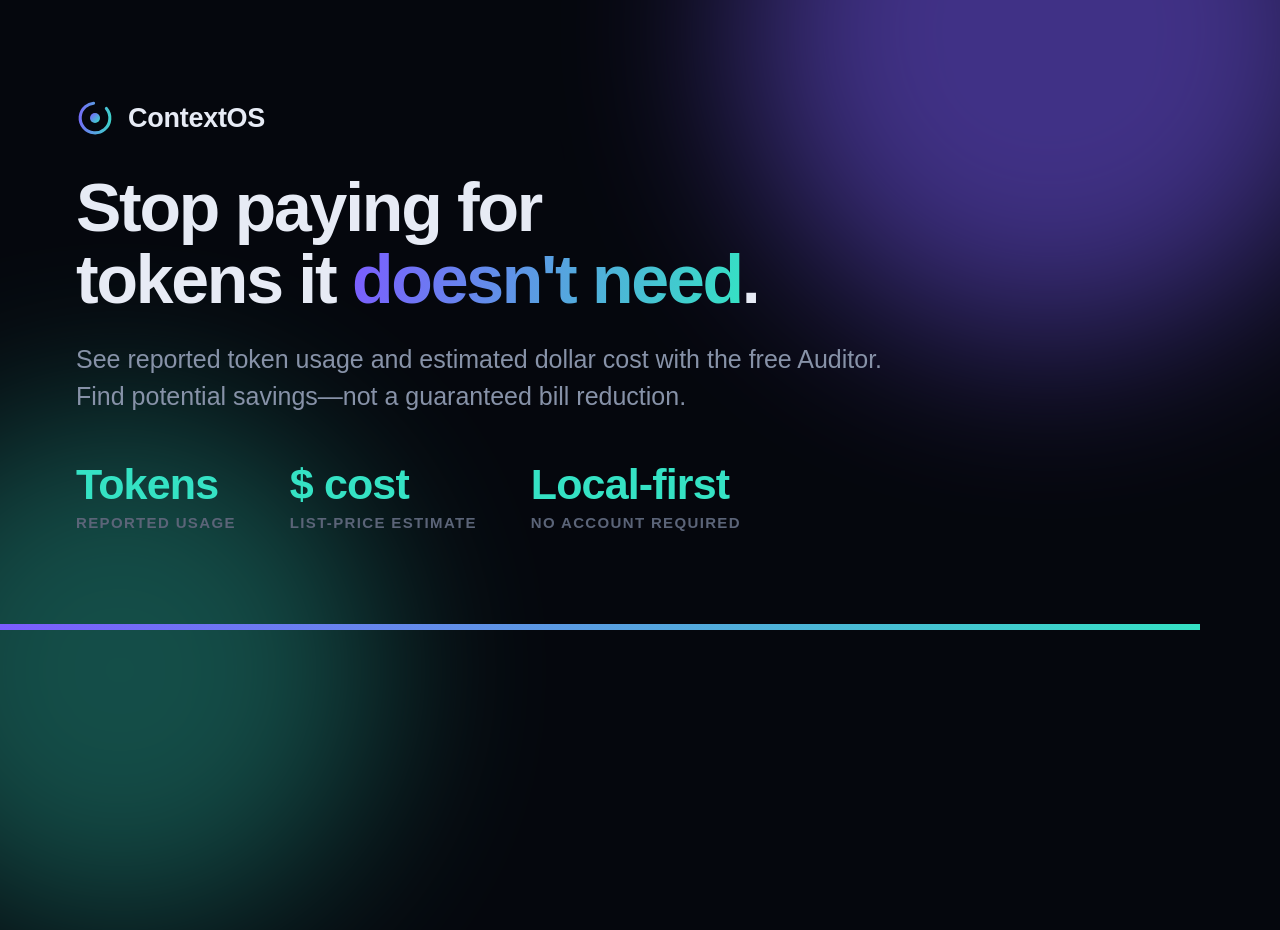
<file: site/assets/og-card.html>
<!DOCTYPE html>
<html lang="en">
<head>
<meta charset="UTF-8" />
<style>
  * { margin: 0; padding: 0; box-sizing: border-box; }
  html, body { width: 1200px; height: 630px; }
  body {
    background: #05070d;
    color: #e7ebf5;
    font-family: -apple-system, BlinkMacSystemFont, "Segoe UI", Helvetica, Arial, sans-serif;
    position: relative;
    overflow: hidden;
    display: flex;
    flex-direction: column;
    justify-content: center;
    padding: 0 76px;
  }
  .blob {
    position: absolute;
    border-radius: 50%;
    filter: blur(90px);
    opacity: 0.5;
  }
  .b1 { width: 620px; height: 620px; background: #7c5cff; top: -280px; right: -160px; }
  .b2 { width: 520px; height: 520px; background: #35e2c4; bottom: -300px; left: -140px; opacity: 0.32; }
  .inner { position: relative; z-index: 2; }
  .brand {
    display: flex; align-items: center; gap: 14px;
    font-size: 27px; font-weight: 700; letter-spacing: -0.01em;
    margin-bottom: 34px;
  }
  h1 {
    font-size: 68px; line-height: 1.06; font-weight: 700;
    letter-spacing: -0.033em; max-width: 940px;
  }
  h1 .g {
    background: linear-gradient(100deg, #7c5cff, #35e2c4);
    -webkit-background-clip: text; -webkit-text-fill-color: transparent;
  }
  p.sub {
    margin-top: 26px; font-size: 25px; line-height: 1.45;
    color: #8792a8; max-width: 860px;
  }
  .stats { display: flex; gap: 54px; margin-top: 46px; }
  .stat .n {
    font-size: 43px; font-weight: 700; color: #35e2c4; letter-spacing: -0.02em;
  }
  .stat .l {
    font-size: 15px; color: #5b6478; margin-top: 5px;
    text-transform: uppercase; letter-spacing: 0.09em; font-weight: 600;
  }
  .rule {
    position: absolute; left: 0; right: 0; bottom: 0; height: 6px;
    background: linear-gradient(90deg, #7c5cff, #35e2c4);
  }
</style>
</head>
<body>
  <div class="blob b1"></div>
  <div class="blob b2"></div>
  <div class="inner">
    <div class="brand">
      <svg viewBox="0 0 32 32" width="38" height="38">
        <defs>
          <linearGradient id="g" x1="0" y1="0" x2="1" y2="1">
            <stop offset="0" stop-color="#7c5cff" />
            <stop offset="1" stop-color="#35e2c4" />
          </linearGradient>
        </defs>
        <circle cx="16" cy="16" r="12.5" fill="none" stroke="url(#g)" stroke-width="2.6"
                stroke-dasharray="66 14" stroke-linecap="round" transform="rotate(-40 16 16)" />
        <circle cx="16" cy="16" r="4.2" fill="url(#g)" />
      </svg>
      ContextOS
    </div>
    <h1>Stop paying for<br />tokens it <span class="g">doesn't need</span>.</h1>
    <p class="sub">See reported token usage and estimated dollar cost with the free Auditor. Find potential savings—not a guaranteed bill reduction.</p>
    <div class="stats">
      <div class="stat"><div class="n">Tokens</div><div class="l">Reported usage</div></div>
      <div class="stat"><div class="n">$ cost</div><div class="l">List-price estimate</div></div>
      <div class="stat"><div class="n">Local-first</div><div class="l">No account required</div></div>
    </div>
  </div>
  <div class="rule"></div>
</body>
</html>
</file>
<file: site/styles.css>
/* Shared palette matches the dependency-free Auditor dashboard. */
:root {
  --bg: #05070d;
  --bg-alt: #0a0e18;
  --panel: #0d1220;
  --panel-border: #1c2436;
  --panel-border-soft: #161d2c;
  --text: #e7ebf5;
  --text-dim: #8792a8;
  --text-dimmer: #5b6478;
  --accent: #7c5cff;
  --accent-2: #35e2c4;
  --accent-warm: #ff8a5c;
  --pos: #35e2c4;
  --neg: #ff5c7a;
  --na: #444d5f;
  --radius: 14px;
  --max-width: 1320px;
  --mono: "SF Mono", Menlo, Consolas, "Roboto Mono", monospace;
  --sans: -apple-system, BlinkMacSystemFont, "Segoe UI", Roboto, Helvetica, Arial, sans-serif;
  --display: -apple-system, BlinkMacSystemFont, "Segoe UI", sans-serif;
}
* { box-sizing: border-box; }
html { scroll-behavior: smooth; scroll-padding-top: 110px; }
body { margin: 0; background: var(--bg); color: var(--text); font: 16px/1.65 var(--sans); -webkit-font-smoothing: antialiased; }
body::before { content: ""; position: absolute; inset: 0 0 auto; height: 980px; z-index: -1; pointer-events: none; background: radial-gradient(ellipse at 77% 35%, #7c5cff17, transparent 48%), radial-gradient(ellipse at 10% 0, #35e2c408, transparent 45%); }
a { color: inherit; text-underline-offset: 4px; }
button, input { font: inherit; }
button { cursor: pointer; }
button, a, summary, input { -webkit-tap-highlight-color: transparent; }
:focus-visible { outline: 2px solid var(--accent-2); outline-offset: 5px; }
::selection { color: white; background: #6747d9; }
h1, h2, h3, h4, p { margin: 0; }
h1, h2, h3 { font-family: var(--display); line-height: 1.04; letter-spacing: -.055em; }
h2 { font-size: clamp(38px, 4.6vw, 62px); font-weight: 650; }
h3 { font-size: 34px; font-weight: 600; }
p { color: #a2adbf; }
.wrap { width: min(100% - 96px, 1240px); margin-inline: auto; }
.gradient { color: var(--accent-2); background: linear-gradient(115deg, #effbf8 0%, #80ead5 38%, #35e2c4 74%); -webkit-background-clip: text; background-clip: text; -webkit-text-fill-color: transparent; }
.muted { color: #778195; }
.eyebrow { font: 10px/1.5 var(--mono); letter-spacing: .15em; color: #a3acbc; }
.status-dot { width: 6px; height: 6px; border-radius: 50%; background: var(--accent-2); display: inline-block; box-shadow: 0 0 14px #35e2c466; }
.skip-link { position: fixed; left: 15px; top: -100px; padding: 12px; z-index: 100; background: var(--bg); }
.skip-link:focus { top: 10px; }
.top { position: sticky; top: 0; z-index: 20; background: #05070deb; backdrop-filter: blur(18px); border-bottom: 1px solid #ffffff0b; }
.nav-inner { display: flex; align-items: center; justify-content: space-between; min-height: 76px; gap: 28px; }
.brand { display: inline-flex; align-items: center; gap: 9px; font-size: 21px; font-weight: 650; letter-spacing: -.06em; text-decoration: none; white-space: nowrap; }
.brand span { color: #8792a8; margin-left: -9px; }
.nav-links { display: flex; gap: 34px; margin-left: auto; margin-right: 22px; }
.nav-links a { font-size: 12px; text-decoration: none; color: #a2adbf; }
.nav-links a:hover { color: white; }
.btn { display: inline-flex; align-items: center; justify-content: center; gap: 20px; border: 1px solid #ffffff25; border-radius: 7px; padding: 13px 19px; font-size: 13px; font-weight: 600; text-decoration: none; background: #ffffff06; transition: transform .2s, box-shadow .2s; }
.btn:hover { transform: translateY(-2px); box-shadow: 0 8px 35px #35e2c420; }
.btn.primary { background: #b4f6e7; border-color: #b4f6e7; color: #071b16; }
.btn.small { padding: 8px 16px; font-size: 12px; }
.text-link { display: inline-flex; align-items: center; gap: 18px; font-size: 13px; font-weight: 550; text-decoration: none; }
.text-link:hover { color: var(--accent-2); }
.hero { display: grid; grid-template-columns: 1fr 1.16fr; gap: 35px; align-items: center; min-height: 740px; padding-top: 78px; padding-bottom: 85px; }
.hero .eyebrow { display: flex; gap: 9px; align-items: center; margin-bottom: 25px; font-size: 9px; }
h1 { font-size: clamp(65px, 6.8vw, 96px); font-weight: 650; line-height: .98; margin-bottom: 27px; }
.hero-description { font-size: 19px; line-height: 1.55; color: #c8d0dc; letter-spacing: -.03em; }
.hero-detail { font-size: 13px; line-height: 1.7; margin-top: 12px; color: #8995a9; }
.hero-steps { list-style: none; margin: 20px 0 0; padding: 0; display: flex; flex-direction: column; gap: 12px; }
.hero-steps li { font-size: 14px; line-height: 1.55; color: #b9c2d0; padding-left: 20px; position: relative; }
.hero-steps li::before { content: "→"; color: var(--accent-2); position: absolute; left: 0; }
.hero-steps b { color: #e7ebf5; font-weight: 650; }
.actions { display: flex; flex-wrap: wrap; align-items: center; gap: 22px; margin-top: 28px; }
.actions .text-link { font-size: 11px; }
.trust-line { display: flex; flex-wrap: wrap; gap: 15px; font: 9px/1.6 var(--mono); color: #8995a9; margin-top: 25px; }
.trust-line span::before { content: "✓"; color: var(--accent-2); margin-right: 5px; }
.observatory { position: relative; min-width: 0; border: 1px solid #ffffff12; border-radius: 15px; background: radial-gradient(ellipse at 50% 34%, #7c5cff12, transparent 60%), #0a0e1890; box-shadow: 0 30px 100px #0004; }
.scene-header { display: flex; justify-content: space-between; align-items: center; gap: 12px; padding: 18px 20px; border-bottom: 1px solid #ffffff08; font: 9px/1.4 var(--mono); letter-spacing: .09em; color: #9ca7bc; }
.scene-header .status-dot { margin-right: 7px; width: 4px; height: 4px; }
.quiet-button { border: 0; background: none; padding: 5px; color: #9ca7bc; font: 9px var(--mono); text-decoration: underline; text-underline-offset: 4px; white-space: nowrap; }
.scene { position: relative; height: 360px; overflow: hidden; perspective: 1100px; }
.scene::after { content: ""; position: absolute; inset: 0; pointer-events: none; background: linear-gradient(transparent 88%, #0a0e18); }
#contextField { position: absolute; inset: 0; width: 100%; height: 100%; }
.context-stack { position: absolute; left: 50%; top: 52%; width: 225px; height: 150px; transform-style: preserve-3d; transform: translate(-50%, -50%) rotateX(55deg) rotateZ(-31deg); animation: float-stack 9s ease-in-out infinite; }
.context-layer { position: absolute; inset: 0; padding: 13px; border: 1px solid #ad9cfc69; border-radius: 8px; background: linear-gradient(135deg, #22243cee, #121526ec); box-shadow: 0 8px 30px #0004, inset 0 0 22px #7c5cff10; transition: transform .9s cubic-bezier(.2,.7,.2,1), opacity .9s, background .9s, border-color .9s; backface-visibility: hidden; }
.context-layer span { font: 8px var(--mono); letter-spacing: .07em; color: #d5cbff; display: block; margin-bottom: 17px; }
.context-layer i { display: block; height: 5px; margin: 9px 0; background: #a596ff40; border-radius: 1px; width: 82%; }
.context-layer i:nth-last-child(2) { width: 61%; }.context-layer i:last-child { width: 73%; }
.layer-1 { transform: translateZ(-80px); }.layer-2 { transform: translateZ(-43px); }.layer-3 { transform: translateZ(-6px); }.layer-4 { transform: translateZ(31px); }.layer-5 { transform: translateZ(68px); }.layer-6 { transform: translateZ(105px); }
[data-stage="audit"] :is(.layer-2, .layer-4, .layer-5, .layer-6) { border-color: #ffbe7dba; background: linear-gradient(135deg, #3c2a28ee, #201b28f5); }
[data-stage="audit"] :is(.layer-2, .layer-4, .layer-5, .layer-6) span { color: #ffd0a3; }
[data-stage="audit"] :is(.layer-2, .layer-4, .layer-5, .layer-6) i { background: #ffbe7d55; }
[data-stage="optimise"] .layer-5 { transform: translateZ(60px) scale(.88); }
[data-stage="optimise"] .layer-6 { transform: translateZ(200px) translateX(160px); opacity: 0; }
[data-stage="optimise"] :is(.layer-2, .layer-4, .layer-5) { border-color: #35e2c48c; background: linear-gradient(135deg, #153632f5, #0b1b22f5); }
[data-stage="optimise"] :is(.layer-2, .layer-4, .layer-5) i { background: #35e2c445; width: 52%; }
[data-stage="optimise"] :is(.layer-2, .layer-4, .layer-5) span { color: #a6f2dd; }
.orbital-ring { position: absolute; left: 50%; top: 50%; border: 1px solid #7c5cff30; border-radius: 50%; pointer-events: none; }
.ring-one { width: 420px; height: 220px; transform: translate(-50%,-50%) rotate(-25deg); }.ring-two { width: 370px; height: 300px; transform: translate(-50%,-50%) rotate(25deg); border-style: dashed; border-color: #35e2c41c; }
.scene-label { position: absolute; z-index: 2; font: 9px/1.5 var(--mono); letter-spacing: .08em; }
.label-input { top: 23px; left: 22px; color: #c3baf4; }.label-input span { display: block; font-size: 8px; color: #8995a9; margin-top: 4px; letter-spacing: 0; }
.label-finding { bottom: 18px; right: 20px; display: flex; align-items: center; gap: 7px; padding: 9px 11px; border: 1px solid #ffbe7d33; border-radius: 4px; color: #ffcc9f; background: #14121def; letter-spacing: 0; }
.label-finding b { font-weight: 400; }.finding-dot { width: 4px; height: 4px; background: currentColor; border-radius: 50%; }
[data-stage="optimise"] .label-finding { border-color: #35e2c433; color: #91ecd9; }
.scene-coordinate { position: absolute; bottom: 25px; left: 22px; font: 8px var(--mono); color: #728098; }
.stage-controls { display: grid; grid-template-columns: repeat(3,1fr); border-block: 1px solid #ffffff0c; }
.stage-controls button { border: 0; border-right: 1px solid #ffffff0c; padding: 14px 7px; font-size: 11px; background: #0002; color: #8c99ae; }
.stage-controls button:last-child { border-right: 0; }.stage-controls button span { display: block; font: 8px var(--mono); margin-bottom: 5px; opacity: .65; }
.stage-controls button[aria-pressed="true"] { background: #7c5cff12; color: #dfd8ff; box-shadow: inset 0 -2px #9a80ff; }
.scene-description { padding: 20px 23px 12px; min-height: 113px; }.scene-description strong { font-size: 13px; font-weight: 500; }.scene-description p { font-size: 11px; line-height: 1.8; margin-top: 6px; }
.visual-disclaimer { font: 8px/1.6 var(--mono); color: #8590a4; padding: 0 23px 17px; }
.framework-ribbon { border-block: 1px solid #ffffff12; padding-block: 25px; display: flex; align-items: center; justify-content: space-between; gap: 30px; }
.framework-ribbon > span { font: 8px/1.6 var(--mono); letter-spacing: .12em; color: #8691a5; max-width: 145px; }.framework-ribbon > div { display: flex; justify-content: space-between; gap: 60px; }.framework-ribbon b { font-size: 18px; font-weight: 550; color: #abb4c5; letter-spacing: -.04em; }
.section { padding-top: 110px; padding-bottom: 110px; }
.section-heading > .eyebrow { margin-bottom: 19px; }.section-heading > p:not(.eyebrow) { margin-top: 22px; max-width: 520px; font-size: 14px; line-height: 1.85; }
.section-heading > .text-link { margin-top: 30px; }
.product-grid { display: grid; grid-template-columns: 1fr 1fr; gap: 22px; margin-top: 45px; }
.product-card { position: relative; padding: 29px 34px 31px; border: 1px solid #ffffff12; border-radius: 12px; background: radial-gradient(ellipse at 20% 0, #7c5cff11, transparent 65%), #0b0e16; overflow: hidden; }
.optimiser-card { background: radial-gradient(ellipse at 20% 0, #35e2c40c, transparent 65%), #0b1016; }
.card-topline { display: flex; justify-content: space-between; align-items: center; gap: 12px; }.product-number { font: 11px var(--mono); color: #707d93; }.badge { color: #c4b6ff; background: #7c5cff12; border: 1px solid #7c5cff2e; border-radius: 4px; padding: 5px 8px; font: 8px/1.4 var(--mono); letter-spacing: .07em; }.badge.teal { color: #7ce3cd; background: #35e2c40a; border-color: #35e2c423; }
.product-symbol { position: relative; height: 108px; margin: 22px 0 7px; width: 145px; display: grid; place-items: center; color: #b9a2ff; font-size: 30px; }.product-symbol i { position: absolute; width: 115px; height: 55px; border: 1px solid #7c5cff55; border-radius: 50%; transform: rotate(-22deg); }.product-symbol i:nth-child(2) { transform: rotate(40deg); }.product-symbol i:nth-child(3) { transform: rotate(100deg); }.optimise-symbol { color: #90f4df; }.optimise-symbol i { width: 86px; height: 55px; border-radius: 5px; border-color: #35e2c460; transform: skewY(-18deg) translateY(-15px); }.optimise-symbol i:nth-child(2) { transform: skewY(-18deg); }.optimise-symbol i:nth-child(3) { transform: skewY(-18deg) translateY(15px); }
.product-card > .eyebrow { font-size: 8px; margin-bottom: 13px; }.product-card h3 { margin-bottom: 16px; }.product-card > p:not(.eyebrow) { font-size: 14px; max-width: 430px; }.feature-list { list-style: none; padding: 0; margin: 23px 0; color: #b9c2d0; font-size: 12px; }.feature-list li { margin: 12px 0; padding-left: 18px; position: relative; }.feature-list li::before { content: "↗"; color: #7f8da4; position: absolute; left: 0; }
details { border-top: 1px solid #ffffff12; font-size: 12px; }.product-card details { margin-top: 25px; }.product-card > .text-link { margin-top: 22px; }.product-card details p { margin-bottom: 14px; }
summary { cursor: pointer; padding: 16px 0; color: #bec8d8; font-size: 12px; }summary::marker { color: #7c8aa1; }details[open] summary { color: var(--accent-2); }
.replay-section { background: linear-gradient(115deg, #10101d88, #080e1300); border-block: 1px solid #ffffff08; }.replay-layout { display: grid; grid-template-columns: 1fr 1fr; align-items: center; gap: 90px; }
.replay-card { border: 1px solid #ffffff12; border-radius: 12px; padding: 30px; background: #0b1019; }.replay-card .eyebrow { font-size: 9px; }
.replay-chart { height: 214px; display: flex; align-items: flex-end; gap: 10px; padding: 28px 0 24px; margin-bottom: 10px; }
.replay-column { position: relative; flex: 1; display: flex; flex-direction: column-reverse; gap: 4px; }
.replay-block { height: 15px; border: 1px solid #aa91ff59; border-radius: 2px; background: #7c5cff29; }.replay-block.new { border-color: #35e2c477; background: #35e2c455; }
.replay-column > span { position: absolute; bottom: -25px; left: 50%; transform: translateX(-50%); font: 8px var(--mono); color: #8391a8; white-space: nowrap; }
.replay-legend { display: flex; gap: 18px; font-size: 10px; color: #8995a9; margin: 20px 0 30px; }.legend-dot { display: inline-block; width: 6px; height: 6px; border-radius: 1px; margin-right: 5px; }.violet { background: #a187f7; }.mint { background: #35e2c4; }
.slider-label { display: flex; justify-content: space-between; color: #c1cbd9; font-size: 11px; }.slider-label output { font: 13px var(--mono); color: var(--accent-2); }
input[type="range"] { width: 100%; accent-color: var(--accent-2); margin: 15px 0 24px; cursor: pointer; }
.replay-readout { display: flex; align-items: center; gap: 15px; border-top: 1px solid #ffffff10; padding-top: 20px; }.replay-readout > strong { font-size: 53px; font-weight: 500; line-height: 1; letter-spacing: -.05em; }.replay-readout > span { color: #b0bbcc; font-size: 12px; }.replay-readout b { font: 9px var(--mono); color: #8492a8; }.fine-print { font-size: 10px; color: #8492a8; line-height: 1.8; margin-top: 18px; }
.evidence-panel { margin-top: 42px; border: 1px solid #ffffff14; border-radius: 12px; overflow: hidden; background: radial-gradient(ellipse at 0 100%, #35e2c408, transparent 50%), #0b0f18; }
.benchmark-controls { display: flex; border-bottom: 1px solid #ffffff10; background: #0002; padding: 0 28px; }.benchmark-controls button { padding: 21px 22px; border: 0; color: #8896ad; background: none; font-size: 12px; }.benchmark-controls button[aria-pressed="true"] { color: var(--text); box-shadow: inset 0 -2px #35e2c4; }
.evidence-content { display: grid; grid-template-columns: .9fr 1.4fr; gap: 70px; padding: 43px; align-items: center; }.big-metric { font-size: clamp(66px, 7vw, 100px); letter-spacing: -.065em; color: #9aecd9; line-height: 1.3; }.big-metric span { font-size: .48em; color: #67ac9d; margin-left: 6px; }.evidence-headline p { font-size: 12px; line-height: 1.8; }.snapshot-label { display: inline-block; margin-top: 28px; font: 8px var(--mono); color: #7f8da4; letter-spacing: .06em; }
.benchmark-row { display: grid; grid-template-columns: 140px 1fr 55px; align-items: center; gap: 12px; margin-bottom: 17px; font-size: 11px; }.benchmark-row:last-child { margin-bottom: 0; }.benchmark-row > span { color: #a7b3c5; }.benchmark-track { height: 7px; background: #ffffff06; border-radius: 2px; }.benchmark-fill { height: 100%; background: linear-gradient(90deg,#287166,#74e8d0); border-radius: 2px; transition: width .55s; }.benchmark-row > b { text-align: right; font: 10px var(--mono); color: #b3eadf; }
.evidence-footnote { padding: 16px 40px; border-top: 1px solid #ffffff0e; display: flex; flex-wrap: wrap; gap: 22px; color: #8795ac; font: 9px/1.6 var(--mono); }.evidence-caution { font-size: 11px; max-width: 940px; margin: 17px 0 25px; color: #8492a7; }.evidence-details summary { padding: 22px 0; font-size: 14px; }.evidence-details summary span { float: right; font-size: 11px; color: #7f8da3; }
.table-scroll { overflow-x: auto; }table { border-collapse: collapse; width: 100%; min-width: 620px; text-align: right; font: 11px/1.6 var(--mono); }caption { text-align: left; font-size: 10px; color: #94a1b5; padding: 12px 0; }td, th { padding: 13px 12px; border-bottom: 1px solid #ffffff0e; font-weight: 400; }tr > :first-child { text-align: left; }thead { color: #909fb4; }td { color: #9ae0d0; }
.methodology-grid { display: grid; grid-template-columns: 1fr 1fr; gap: 24px 40px; margin-top: 30px; }.methodology-grid h4 { font-size: 12px; font-weight: 550; margin-bottom: 9px; }.methodology-grid p { font-size: 12px; }
.quickstart-section { background: #0a0d14; border-block: 1px solid #ffffff09; }.quickstart-layout { display: grid; grid-template-columns: 1fr 1.2fr; gap: 90px; }.local-note { display: flex; gap: 15px; margin: 33px 0; }.local-note > span { color: var(--accent-2); font-size: 26px; }.local-note strong { font-size: 12px; font-weight: 500; }.local-note p { font-size: 11px; margin-top: 6px; }
.quickstart-panel { min-width: 0; border: 1px solid #ffffff14; background: #080b12; border-radius: 10px; padding: 0 26px 16px; }
.qs-tabs { display: flex; border-bottom: 1px solid #ffffff12; margin-bottom: 25px; gap: 3px; }.qs-tab { border: 0; padding: 17px 12px; background: none; color: #8b99ae; font-size: 11px; }.qs-tab[aria-selected="true"] { color: #c4b5ff; box-shadow: inset 0 -2px #ad92ff; }
.code-step { margin-bottom: 24px; }.code-step > span { font: 8px var(--mono); letter-spacing: .08em; color: #8291a9; }.code-block { position: relative; margin-top: 8px; border: 1px solid #ffffff0c; border-radius: 5px; background: #10141e; }pre { margin: 0; padding: 19px 15px; overflow-x: auto; line-height: 1.9; }code { font-family: var(--mono); font-size: 10px; color: #c7d8e3; }pre code { display: block; min-width: max-content; padding-right: 48px; }.copy-btn { position: absolute; right: 7px; top: 7px; background: #191f2c; border: 1px solid #ffffff12; color: #9eaec3; font: 8px var(--mono); border-radius: 3px; padding: 5px 6px; }.copy-status { min-height: 1.7em; font-size: 10px; margin-top: 7px; }
.pricing-strip { display: grid; grid-template-columns: 1.3fr 1fr 1fr; gap: 60px; }.pricing-strip .eyebrow { margin-bottom: 17px; }.pricing-strip h2 { font-size: 39px; }.price-item h3 { font-size: 15px; letter-spacing: -.02em; margin-bottom: 18px; }.price-item > strong { font-size: 30px; letter-spacing: -.05em; font-weight: 500; }.price-item > strong span { font-size: 10px; color: #8e9bb1; letter-spacing: 0; }.price-item p { font-size: 11px; margin: 17px 0 21px; }
.final-cta { text-align: center; padding: 80px 0 100px; border-top: 1px solid #ffffff12; }.final-cta h2 { font-size: clamp(55px, 7vw, 95px); margin: 25px 0 32px; }.final-cta p:last-child { margin-top: 20px; font-size: 11px; }
footer { border-top: 1px solid #ffffff12; padding-block: 27px; display: flex; align-items: center; justify-content: space-between; gap: 20px; }footer .brand { font-size: 16px; }footer > a:last-child, footer p { font-size: 10px; color: #8b98ac; }footer > a:last-child { text-decoration: none; }
@keyframes float-stack { 0%,100% { transform: translate(-50%,-50%) rotateX(55deg) rotateZ(-31deg); }50% { transform: translate(-50%,-55%) rotateX(58deg) rotateZ(-27deg); } }
[data-motion="paused"] *, [data-motion="reduced"] * { animation-play-state: paused !important; }
.observatory.offscreen .context-stack { animation-play-state: paused; }
[data-motion="paused"] .context-layer, [data-motion="reduced"] .context-layer { transition: none; }
@media (max-width: 1100px) {
  .wrap { width: calc(100% - 64px); }.hero { gap: 22px; }h1 { font-size: 72px; }.hero-description { font-size: 17px; }.framework-ribbon > div { gap: 30px; }.replay-layout, .quickstart-layout { gap: 45px; }.evidence-content { gap: 35px; padding: 32px; }.benchmark-row { grid-template-columns: 117px 1fr 49px; font-size: 10px; }.pricing-strip { gap: 30px; }.scene-header { padding-inline: 13px; font-size: 8px; }.context-stack { width: 205px; height: 140px; }
}
@media (max-width: 800px) {
  .wrap { width: calc(100% - 40px); }.nav-links { gap: 20px; margin-right: 0; }.hero { grid-template-columns: 1fr; padding-top: 58px; gap: 50px; padding-bottom: 55px; }.hero-copy { text-align: center; }.hero .eyebrow, .actions, .trust-line { justify-content: center; }h1 { font-size: clamp(65px, 12vw, 94px); }h1 br:nth-of-type(1) { display: none; }h1 .gradient br { display: none; }.hero-description br, .hero-detail br { display: none; }.hero-description, .hero-detail { max-width: 450px; margin-inline: auto; }.hero-steps { max-width: 450px; margin-inline: auto; text-align: left; }.observatory { max-width: 580px; width: 100%; margin-inline: auto; }.scene { height: 350px; }.context-stack { width: 230px; height: 150px; }.framework-ribbon { flex-direction: column; gap: 18px; }.framework-ribbon > span { max-width: none; }.framework-ribbon > div { flex-wrap: wrap; justify-content: center; gap: 15px 32px; }.framework-ribbon b { font-size: 16px; }.section { padding-block: 75px; }.replay-layout, .quickstart-layout { grid-template-columns: 1fr; gap: 35px; }.product-card { padding: 25px; }.product-card h3 { font-size: 28px; }.evidence-content { grid-template-columns: 1fr; gap: 30px; }.evidence-headline { text-align: center; }.big-metric { font-size: 88px; }.snapshot-label { margin-top: 12px; }.benchmark-row { grid-template-columns: 150px 1fr 55px; font-size: 11px; }.benchmark-controls { justify-content: center; padding: 0 8px; }.benchmark-controls button { padding: 18px 15px; }.pricing-strip { grid-template-columns: 1fr 1fr; gap: 40px; }.pricing-strip > div:first-child { grid-column: 1/-1; }.evidence-details summary span { display: block; float: none; margin-top: 6px; }
}
@media (max-width: 540px) {
  .nav-inner { flex-wrap: wrap; gap: 0; padding-block: 12px 9px; min-height: 0; }.brand { font-size: 19px; }.brand img { width: 27px; height: 27px; }.nav-inner .btn { margin-left: auto; }.nav-links { order: 3; width: 100%; justify-content: center; gap: 35px; margin-top: 13px; }.nav-links a { font-size: 10px; }.hero { padding-top: 42px; }.hero .eyebrow { font-size: 7px; letter-spacing: .1em; }h1 { font-size: 67px; }.hero-description { font-size: 17px; }.hero-detail { font-size: 12px; }.trust-line { gap: 10px; font-size: 8px; }.actions { gap: 18px; }.scene-header { font-size: 7px; letter-spacing: .03em; }.quiet-button { font-size: 8px; }.scene { height: 330px; }.context-stack { width: 195px; height: 138px; }.context-layer span { font-size: 7px; }.label-finding { font-size: 8px; right: 12px; }.scene-coordinate { font-size: 7px; left: 12px; }.scene-description { padding-inline: 17px; min-height: 127px; }.visual-disclaimer { font-size: 7px; padding-inline: 17px; }.stage-controls button { font-size: 9px; padding-inline: 3px; }.product-grid { grid-template-columns: 1fr; }.product-card { padding: 25px; }.product-card h3 { font-size: 34px; }.replay-card { padding: 23px; }.replay-chart { gap: 7px; }.benchmark-controls button { padding: 16px 8px; font-size: 9px; }.evidence-content { padding: 26px 18px; }.benchmark-row { grid-template-columns: 112px 1fr 49px; gap: 7px; font-size: 9px; }.benchmark-row > b { font-size: 9px; }.evidence-footnote { padding: 17px; gap: 10px 15px; font-size: 8px; }.methodology-grid { grid-template-columns: 1fr; }.quickstart-panel { padding-inline: 16px; }.qs-tab { padding-inline: 11px; }.pricing-strip { grid-template-columns: 1fr; }.price-item { border-top: 1px solid #ffffff12; padding-top: 25px; }.price-item p { max-width: 340px; }.final-cta { padding-block: 60px 75px; }footer { flex-wrap: wrap; }footer p { order: 3; width: 100%; }
}
@media (prefers-reduced-motion: reduce) {
  html { scroll-behavior: auto; }*, *::before, *::after { animation: none !important; transition: none !important; }
}
@media (max-width: 540px) {
  h1 { font-size: clamp(50px, 14vw, 67px); }
}

/* Readable type tiers apply across layout breakpoints, including mobile. */
body { font-size: 18px; font-weight: 450; }
h1 { font-weight: 750; letter-spacing: -.05em; }
h2, h3 { font-weight: 700; letter-spacing: -.045em; }
.hero-description { font-size: 24px; font-weight: 550; line-height: 1.55; }
.hero-detail { font-size: 18px; color: #a8b4c8; line-height: 1.75; }
.hero-steps li { font-size: 17px; }
.section-heading > p:not(.eyebrow),
.product-card > p:not(.eyebrow) { font-size: 18px; font-weight: 450; }
.btn, .btn.small, .text-link, .actions .text-link,
.nav-links a { font-size: 15px; font-weight: 650; }
.feature-list, details, summary, .scene-description p,
.evidence-headline p, .methodology-grid p, .price-item p,
.local-note p, .final-cta p:last-child { font-size: 16px; }
.scene-description strong, .local-note strong,
.methodology-grid h4, .price-item h3 { font-size: 18px; font-weight: 650; }
.eyebrow, .hero .eyebrow, .product-card > .eyebrow,
.replay-card .eyebrow, .scene-header, .quiet-button,
.trust-line, .badge, .product-number, .snapshot-label,
.code-step > span, .framework-ribbon > span { font-size: 11px; font-weight: 550; }
.visual-disclaimer, .fine-print, .evidence-caution,
.evidence-footnote, .evidence-details summary span,
.replay-legend, .replay-readout b, .copy-status,
caption, footer > a:last-child, footer p { font-size: 13px; color: #9baac0; }
.stage-controls button, .benchmark-controls button,
.qs-tab, .copy-btn, .slider-label, .replay-readout > span,
.benchmark-row, .benchmark-row > b, table { font-size: 14px; font-weight: 550; }
.stage-controls button span, .context-layer span,
.scene-label, .label-input span, .label-finding { font-size: 10px; }
.scene-description { min-height: 165px; }
.scene-header { flex-wrap: wrap; }
.stage-controls button { min-height: 72px; }
.framework-ribbon b { font-size: 21px; font-weight: 650; }
.framework-ribbon > div { flex-wrap: wrap; gap: 22px 36px; }
.framework-ribbon > span { max-width: 205px; }
.replay-legend { flex-wrap: wrap; }
.replay-readout > strong, .big-metric { font-weight: 650; }
.benchmark-row { grid-template-columns: 180px minmax(0, 1fr) 68px; margin-bottom: 20px; }
.benchmark-track { height: 10px; }
.benchmark-scale { display: flex; justify-content: space-between; margin: 0 80px 18px 192px; color: #96a7be; font: 11px var(--mono); }
.benchmark-key { margin-top: 25px; font-size: 13px; color: #96a7be; }
.evidence-headline, .benchmark-plot { min-width: 0; }
.evidence-content { gap: 42px; }
.evidence-details summary { font-size: 17px; font-weight: 550; }
.evidence-details summary span { float: none; display: block; margin-top: 7px; font-weight: 400; }
code { font-size: .9em; }
.code-block code { font-size: 13px; }
.copy-btn { font-size: 11px; padding: 7px; }
.price-item > strong { font-size: 38px; font-weight: 650; }
.price-item > strong span { font-size: 14px; }

/* Mechanism explorer: qualitative payloads, never a numerical savings claim. */
.lever-section { padding-top: 35px; }
.lever-explorer { display: grid; grid-template-columns: .8fr 1.2fr; gap: 24px; margin-top: 44px; }
.lever-controls { display: flex; flex-direction: column; gap: 9px; }
.lever-controls button {
  display: grid; grid-template-columns: 28px 1fr; gap: 5px 13px;
  padding: 20px; text-align: left; color: #a9b6ca; background: #0b0f18;
  border: 1px solid #ffffff12; border-radius: 8px; min-width: 0;
}
.lever-controls button > span { grid-row: span 2; color: #8493aa; font: 12px/1.8 var(--mono); }
.lever-controls strong { font-size: 17px; font-weight: 650; color: #d3dce9; }
.lever-controls small { font-size: 14px; line-height: 1.6; }
.lever-controls button[aria-pressed="true"] { border-color: #35e2c469; background: #35e2c409; box-shadow: inset 3px 0 #35e2c4; }
.lever-controls button[aria-pressed="true"] strong { color: #a0f0df; }
.lever-diagram { padding: 30px; border-radius: 12px; border: 1px solid #ffffff16; background: radial-gradient(ellipse at 80% 30%, #35e2c409, transparent 60%), #0b1019; min-width: 0; }
.payload-comparison { display: grid; grid-template-columns: 1fr 24px 1fr; gap: 16px; align-items: center; margin: 30px 0; }
.payload-side { min-width: 0; align-self: start; }
.payload-label { display: block; min-height: 36px; font: 11px/1.6 var(--mono); color: #94a4bb; }
.lever-payload { display: grid; grid-template-columns: repeat(4, 1fr); align-content: start; gap: 7px; min-height: 185px; padding: 15px; border: 1px solid #ad92ff33; border-radius: 7px; background: #7c5cff08; }
.payload-tile { height: 18px; background: linear-gradient(110deg, #7c5cff45, #ad92ff70); border: 1px solid #ae98fc40; border-radius: 3px; }
.lever-payload.optimised { border-color: #35e2c43b; background: #35e2c408; }
.optimised .payload-tile { background: linear-gradient(110deg, #35e2c466, #8fe8d4b0); border-color: #35e2c455; }
.payload-arrow { color: #8c9bb2; font-size: 26px; }
.payload-side b { display: block; font-size: 15px; font-weight: 600; line-height: 1.5; margin-top: 12px; }
.lever-explanation h3 { font-size: 27px; line-height: 1.25; letter-spacing: -.03em; }
.lever-explanation p { margin-top: 15px; font-size: 16px; }
.lever-explanation .lever-boundary { border-left: 2px solid #a28ade60; padding-left: 14px; font-size: 14px; color: #a6b2c5; }
.lever-diagram[data-lever="schemas"] .lever-payload { grid-template-columns: repeat(3, 1fr); }
.lever-diagram[data-lever="schemas"] .payload-tile { height: 30px; border-radius: 7px; }
.lever-diagram[data-lever="calls"] .lever-payload { grid-template-columns: 1fr; }
.lever-diagram[data-lever="calls"] .payload-tile { height: 19px; border-radius: 20px; }

@media (max-width: 1100px) {
  .hero-description { font-size: 22px; }
  .hero-detail { font-size: 17px; }
  .hero { grid-template-columns: 1fr 1.1fr; }
  .benchmark-row { grid-template-columns: 155px minmax(0, 1fr) 65px; }
  .benchmark-scale { margin-inline: 167px 77px; }
  .evidence-content { grid-template-columns: .75fr 1.3fr; gap: 25px; }
  .payload-comparison { gap: 10px; }
  .lever-diagram { padding: 24px; }
  .lever-payload { padding: 10px; gap: 5px; }
}
@media (max-width: 800px) {
  .hero, .lever-explorer, .evidence-content { grid-template-columns: 1fr; }
  .lever-controls { display: grid; grid-template-columns: 1fr 1fr; }
  .lever-controls button { padding: 17px; }
  .lever-controls button:last-child { grid-column: 1 / -1; }
  .framework-ribbon > span { max-width: none; }
  .framework-ribbon > div { justify-content: center; }
  .scene-description { min-height: 165px; }
  .lever-payload { padding: 16px; gap: 8px; }
}
@media (max-width: 540px) {
  h1 { font-size: clamp(52px, 15vw, 64px); }
  .hero-description { font-size: 21px; }
  .hero-detail, .section-heading > p:not(.eyebrow) { font-size: 17px; }
  .hero .eyebrow { font-size: 10px; letter-spacing: .08em; }
  .nav-links { gap: 20px; }
  .nav-links a { font-size: 12px; }
  .stage-controls button { font-size: 12px; }
  .scene-description { min-height: 210px; }
  .scene-header, .quiet-button { font-size: 10px; }
  .label-finding { max-width: calc(100% - 24px); }
  .scene-coordinate { display: none; }
  .context-layer span { font-size: 8px; }
  .benchmark-controls, .qs-tabs { display: grid; grid-template-columns: repeat(2, minmax(0, 1fr)); }
  .benchmark-controls button, .qs-tab { font-size: 14px; padding: 15px 8px; }
  .benchmark-row { grid-template-columns: 112px minmax(0, 1fr) 62px; gap: 8px; font-size: 13px; }
  .benchmark-row > b { font-size: 12px; }
  .benchmark-scale { margin-inline: 120px 70px; font-size: 10px; }
  .lever-controls { grid-template-columns: 1fr; }
  .lever-controls button:last-child { grid-column: auto; }
  .lever-diagram { padding: 20px; }
  .lever-diagram .card-topline { flex-wrap: wrap; }
  .payload-comparison { grid-template-columns: 1fr 16px 1fr; gap: 9px; }
  .payload-label { font-size: 10px; min-height: 40px; }
  .lever-payload { padding: 10px; gap: 5px; min-height: 161px; }
  .payload-tile { height: 15px; }
  .payload-side b { font-size: 13px; }
  .payload-arrow { font-size: 20px; }
}
</file>
<file: site/lifecycle.css>
/* Exploded logical engine: execution, intervention, and observation stay distinct. */
.lifecycle-heading { display: grid; grid-template-columns: 1fr 1fr; align-items: end; gap: 60px; margin-bottom: 38px; }
.lifecycle-heading > div > p { font-size: 18px; margin-top: 18px; max-width: 510px; }
.lifecycle-player { border: 1px solid #ffffff20; border-radius: 16px; background: #0a0e18; box-shadow: 0 35px 100px #0004; }
.lifecycle-topbar { padding: 20px 24px; border-bottom: 1px solid #ffffff12; display: flex; gap: 20px; flex-wrap: wrap; align-items: center; justify-content: space-between; }
.lifecycle-legend { display: flex; flex-wrap: wrap; gap: 14px; font-size: 12px; color: #b8c3d4; }
.lifecycle-legend span::before { content: ""; display: inline-block; width: 6px; height: 6px; background: #b4a1ff; border-radius: 50%; margin-right: 7px; }
.lifecycle-legend span:nth-child(2)::before { background: var(--accent-2); }
.lifecycle-legend span:nth-child(3)::before { background: #ffbe7d; }
.lifecycle-options, .lifecycle-options > div { display: flex; flex-wrap: wrap; gap: 6px; }
.lifecycle-options button { font-size: 12px; color: #afbdd0; background: #101726; border: 1px solid #ffffff16; border-radius: 5px; padding: 9px 12px; min-height: 40px; }
.lifecycle-options button[aria-pressed="true"] { border-color: #35e2c45e; color: #aff3e3; background: #35e2c40a; }
.lifecycle-body { display: grid; grid-template-columns: minmax(0, 1.75fr) minmax(310px, 1fr); }
.lifecycle-machine { min-width: 0; align-self: center; padding: 24px 0; background: radial-gradient(ellipse at 40% 50%, #7c5cff0d, transparent 65%); }
.lifecycle-scene-heading { padding: 0 24px; display: flex; flex-wrap: wrap; justify-content: space-between; align-content: start; gap: 10px; min-height: 40px; }
.lifecycle-scene-heading .eyebrow { font-size: 10px; }
#lifecycleSceneLabel { font: 11px/1.5 var(--mono); color: #b4a1ff; }
.lifecycle-viewport { width: 100%; overflow-x: auto; scrollbar-color: #544471 #0a0e18; }
#lifecycleEngine { width: 100%; min-width: 620px; display: block; }
.life-diagram-label { font: 12px var(--mono); letter-spacing: 1.4px; fill: #b8b0d1; }
.life-diagram-note { font: 10px var(--mono); fill: #92a0b7; }
.life-layer { color: #8d80be; }
.life-board-face { fill: var(--life-surface, url(#lifeSurface)); stroke: var(--life-edge, #766599); stroke-opacity: var(--life-edge-opacity, .7); }
.life-board-side { fill: #111423; stroke: #625579; stroke-width: .8; }
.life-board-circuit { stroke: currentColor; fill: none; opacity: .22; }
.life-bolts { fill: #a8a0c1; }
.life-layer-name { font: 600 14px var(--mono); fill: #d0c5ed; }
.life-layer-note { font: 10px var(--mono); fill: #a39db6; }
.life-layer.active { color: #bca6ff; --life-surface: #28203f; --life-edge: #c4acff; --life-edge-opacity: 1; }
.life-layer.intervening { color: #6debd2; --life-surface: #10342f; --life-edge: #58e5c7; }
.life-layer.intervening .life-layer-name { fill: #b4f7e7; }
.life-layer.intervening .life-layer-note { fill: #90c7bb; }
.life-spine { stroke: #8e7eb64d; fill: none; stroke-width: 1; }
.life-flow { stroke: #b7a1ff; stroke-width: 2; fill: none; opacity: .65; }
.life-packet { fill: #dfd3ff; stroke: #a691fc66; stroke-width: 6; }
.life-payload { stroke: currentColor; stroke-width: 4; }
.life-layer.intervening .life-extra-payload { opacity: .12; }
.life-file { stroke: currentColor; stroke-width: 1.5; fill: #1b2632; }
.life-audit-ink { fill: #ffbe7d; }
.life-audit-bus { stroke: #ffbe7d3b; fill: none; }
.life-audit-tap { stroke: #ffbe7d88; stroke-dasharray: 4 5; fill: none; }
.life-audit-node rect { fill: #171821; stroke: #ffbe7d30; }
.life-audit-node text { font: 12px var(--sans); fill: #b9afaa; }
.life-audit-node circle { fill: #8d6950; }
.life-audit-node.active rect { fill: #2b221e; stroke: #ffbe7db0; }
.life-audit-node.active text { fill: #ffe0bd; }
.life-audit-node.active circle, #lifecycleAuditPacket { fill: #ffbe7d; }
.lifecycle-beat { display: flex; gap: 10px; align-items: baseline; margin: 0 24px; border: 1px solid #ffffff12; border-radius: 6px; background: #ffffff03; padding: 13px 16px; font-size: 14px; min-height: 72px; }
.lifecycle-beat .status-dot { flex-shrink: 0; background: #b4a1ff; box-shadow: none; }
.lifecycle-scroll-hint { font-size: 12px; padding: 0 24px 14px; color: #a89bbd; }
.lifecycle-inspector { border-left: 1px solid #ffffff12; padding: 28px; background: #0b101bb0; min-height: 750px; }
.lifecycle-inspector > .eyebrow { color: #b4a1ff; }
.lifecycle-inspector h3 { font-size: 29px; line-height: 1.16; letter-spacing: -.035em; margin: 15px 0 26px; }
.lifecycle-role { padding-left: 15px; border-left: 2px solid #b4a1ff70; margin-top: 21px; }
.lifecycle-role h4 { font-size: 12px; letter-spacing: .015em; font-weight: 650; color: #c0adff; margin-bottom: 7px; }
.lifecycle-role p { font-size: 15px; line-height: 1.75; color: #b4bfd0; }
.role-optimiser { border-color: #35e2c480; }.role-optimiser h4 { color: #80e9d1; }
.role-auditor { border-color: #ffbe7d80; }.role-auditor h4 { color: #ffce9e; }
[data-mode="baseline"] .role-optimiser { border-color: #8792a8; }
[data-mode="baseline"] .role-optimiser h4 { color: #c0c9d8; }
.lifecycle-boundary { font-size: 12px; line-height: 1.8; padding-top: 19px; margin-top: 23px; border-top: 1px solid #ffffff12; color: #98a5bb; }
.lifecycle-transport { padding: 20px 24px; border-bottom: 1px solid #ffffff12; display: flex; align-items: center; gap: 25px; }
.lifecycle-transport .btn { min-width: 125px; background: #b4f6e7; color: #09241b; border-color: transparent; font-size: 14px; }
.lifecycle-scrubber { flex: 1; min-width: 0; }
.lifecycle-scrubber label { display: flex; justify-content: space-between; gap: 12px; color: #aab8cd; font-size: 12px; }
#lifecycleTime { font: 12px/1.8 var(--mono); white-space: nowrap; }
#lifecycleSeek { margin: 8px 0 0; display: block; }
.lifecycle-speed { color: #aab8cd; font-size: 12px; display: flex; align-items: center; gap: 8px; }
.lifecycle-speed select { font: 13px var(--mono); color: var(--text); background: #111a2a; padding: 8px; border: 1px solid #ffffff20; border-radius: 5px; min-height: 40px; }
.lifecycle-chapters { display: grid; grid-template-columns: repeat(8, minmax(0, 1fr)); border-bottom: 1px solid #ffffff12; padding: 8px; gap: 4px; }
.lifecycle-chapters button { background: none; border: 1px solid transparent; color: #aab7ca; border-radius: 6px; padding: 14px 6px; font-size: 12px; }
.lifecycle-chapters button span { display: block; font: 10px var(--mono); color: #8690a9; margin-bottom: 6px; }
.lifecycle-chapters button[aria-pressed="true"] { background: #7c5cff12; border-color: #ad92ff45; color: #dfd4ff; }
.lifecycle-disclaimer { max-width: 1020px; }
.lifecycle-transcript { margin-top: 23px; }
.lifecycle-attachment-grid { display: grid; grid-template-columns: repeat(2, minmax(0, 1fr)); gap: 25px 45px; margin: 10px 0 25px; }
.lifecycle-attachment-grid h4 { font-size: 16px; margin-bottom: 8px; }
.lifecycle-attachment-grid p { font-size: 15px; }
.lifecycle-transcript-list { padding-left: 25px; display: grid; grid-template-columns: 1fr 1fr; gap: 25px 50px; margin-top: 35px; }
.lifecycle-transcript-list > li { padding-left: 8px; }
.lifecycle-transcript-list h4 { font-size: 19px; margin-bottom: 12px; color: #dcd4f5; }
.lifecycle-transcript-list p { font-size: 14px; margin-top: 9px; }
.lifecycle-transcript-list [data-life-agent]::before { content: "Agent: "; color: #c0adff; }
.lifecycle-transcript-list [data-life-optimiser]::before { content: "Optimiser: "; color: #80e9d1; }
.lifecycle-transcript-list [data-life-baseline]::before { content: "Baseline: "; color: #c0c9d8; }
.lifecycle-transcript-list [data-life-auditor]::before { content: "Auditor: "; color: #ffce9e; }
.lifecycle-transcript-list [data-life-boundary]::before { content: "Boundary: "; color: #c0c9d8; }
.lifecycle-transcript-list [data-life-beats] { font-size: 13px; color: #aab8cd; padding-left: 20px; margin-top: 14px; }
.lifecycle-sr-only { position: absolute; width: 1px; height: 1px; overflow: hidden; clip-path: inset(50%); white-space: nowrap; }
.lifecycle-player [hidden] { display: none; }
@media (min-width: 1200px) { .lifecycle-scroll-hint { display: none; } }
@media (max-width: 1100px) {
  .lifecycle-body { grid-template-columns: minmax(0, 1.5fr) minmax(280px, 1fr); }
  .lifecycle-inspector { padding: 23px; min-height: 800px; }
  .lifecycle-topbar { gap: 15px; }
}
@media (max-width: 950px) {
  .lifecycle-heading { gap: 30px; }
  .lifecycle-body { grid-template-columns: 1fr; }
  .lifecycle-inspector { border-left: 0; border-top: 1px solid #ffffff12; min-height: 590px; }
  .lifecycle-machine { padding-top: 24px; }
  .lifecycle-inspector h3 { margin-bottom: 22px; }
  .lifecycle-role p { font-size: 16px; }
  .lifecycle-chapters { grid-template-columns: repeat(4, minmax(0, 1fr)); }
}
@media (max-width: 600px) {
  .lifecycle-heading { grid-template-columns: 1fr; gap: 25px; }
  .lifecycle-topbar { padding: 18px; }
  .lifecycle-options { gap: 10px; }
  .lifecycle-legend { gap: 10px; font-size: 11px; }
  .lifecycle-transport { flex-wrap: wrap; gap: 15px; padding: 18px; }
  .lifecycle-scrubber { flex-basis: 100%; order: 3; }
  .lifecycle-speed { margin-left: auto; }
  .lifecycle-transport .btn { padding: 10px 15px; }
  .lifecycle-inspector { padding: 24px 20px; min-height: 840px; }
  .lifecycle-scene-heading { padding-inline: 18px; }
  .lifecycle-beat { margin-inline: 18px; min-height: 100px; }
  .lifecycle-chapters button { font-size: 12px; min-height: 66px; }
  .lifecycle-inspector h3 { font-size: 30px; }
  .lifecycle-transcript-list, .lifecycle-attachment-grid { grid-template-columns: 1fr; }
}
@media (max-width: 340px) { .lifecycle-inspector { min-height: 950px; } }
</file>
